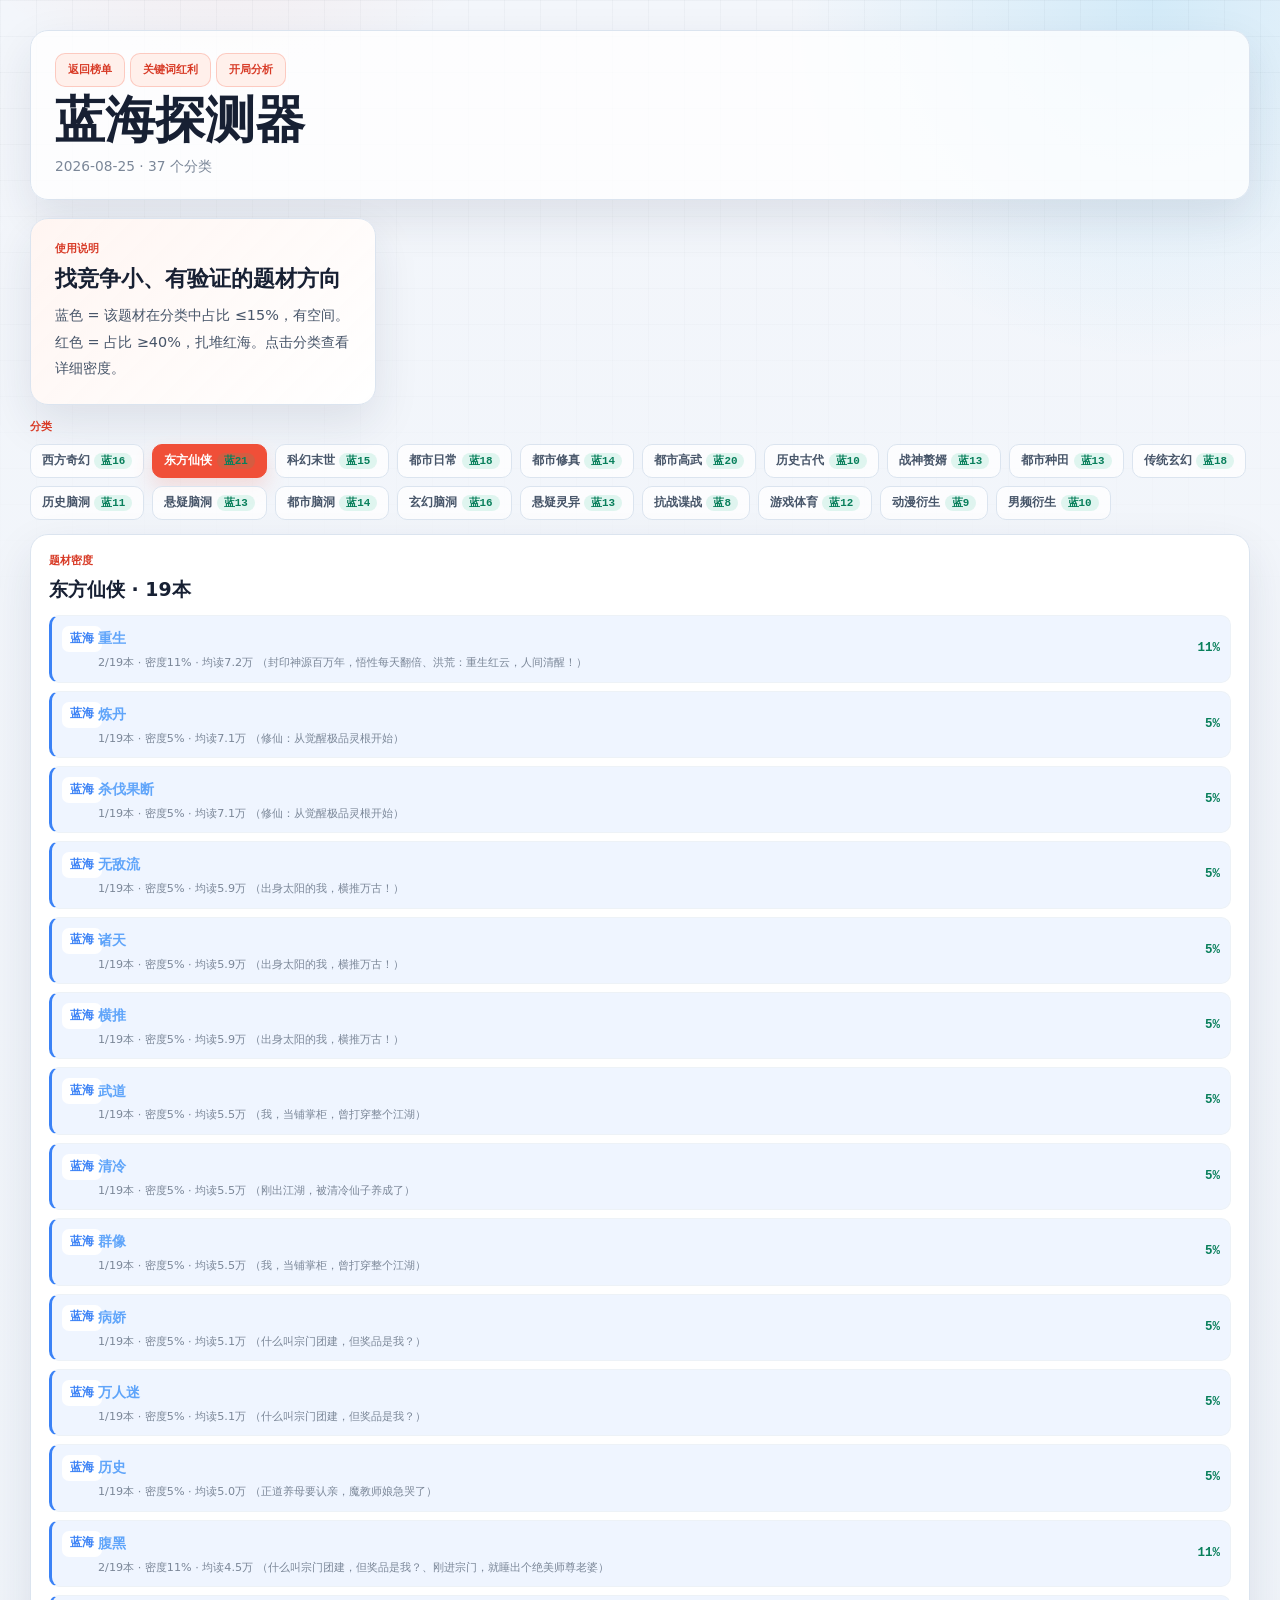
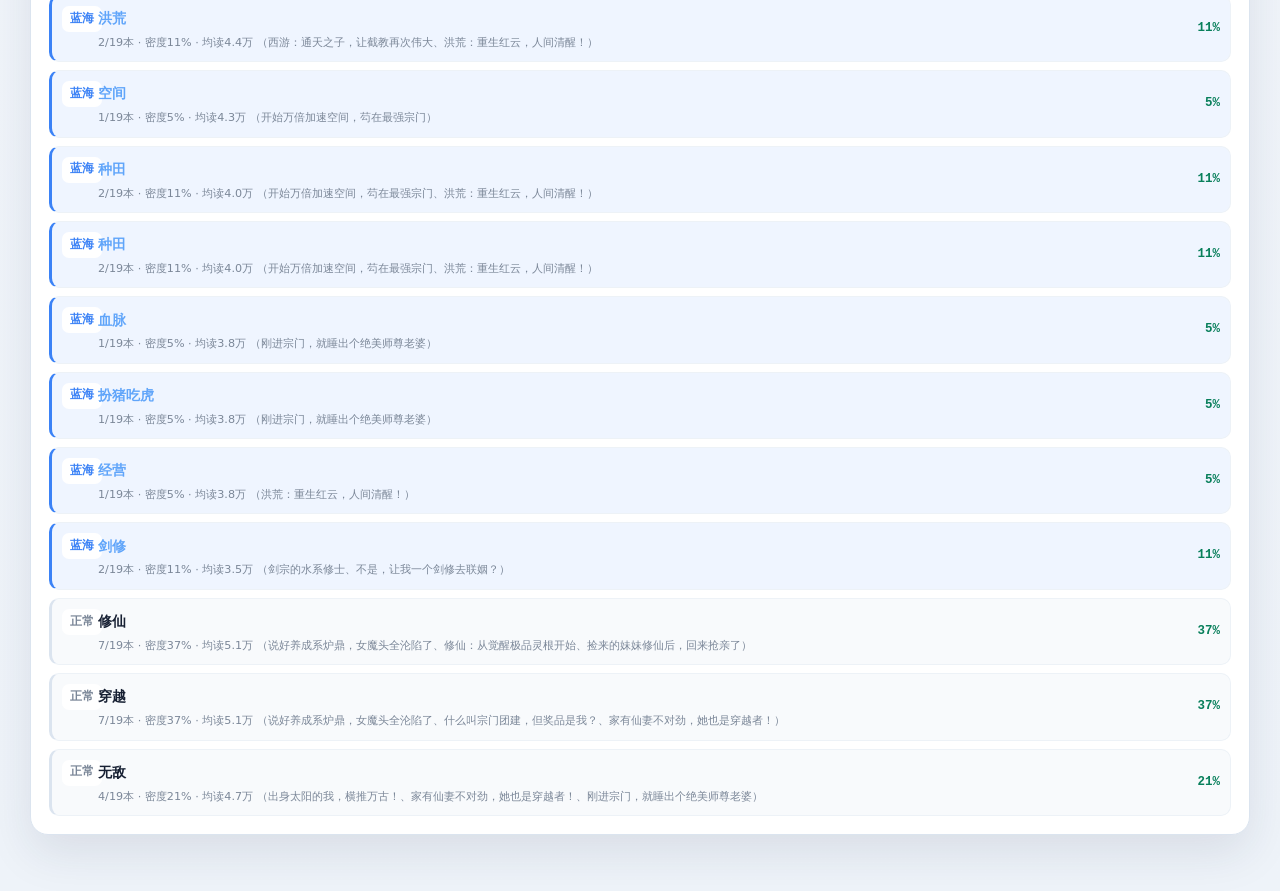
<file: blueocean.html>
<!DOCTYPE html>
<html lang="zh-CN">
<head>
    <meta charset="UTF-8">
    <meta name="viewport" content="width=device-width, initial-scale=1.0">
    <title>蓝海探测器 · 番茄新书榜</title>
    <link rel="stylesheet" href="css/style.css?v=20260825a">
    <meta name="description" content="分析各分类题材密度，发现竞争蓝海方向。">
</head>
<body class="trend-page">
    <div class="trend-shell">
        <header class="trend-topbar">
            <div>
                <a href="index.html" class="back-link">返回榜单</a>
                <a href="keyword.html" class="back-link">关键词红利</a>
                <a href="opening.html" class="back-link">开局分析</a>
                <h1>蓝海探测器</h1>
                <p id="bo-subtitle">加载中...</p>
            </div>
            <div class="trend-controls">
            </div>
        </header>

        <main>
            <section class="market-board">
                <article class="market-summary-card">
                    <span class="panel-kicker">使用说明</span>
                    <h2>找竞争小、有验证的题材方向</h2>
                    <p>蓝色 = 该题材在分类中占比 ≤15%，有空间。红色 = 占比 ≥40%，扎堆红海。点击分类查看详细密度。</p>
                </article>
            </section>

            <section class="type-filter-panel">
                <span class="panel-kicker">分类</span>
                <div id="bo-category-buttons" class="trend-category-buttons"></div>
            </section>

            <section class="trend-grid">
                <article class="trend-block trend-block-wide">
                    <span class="panel-kicker">题材密度</span>
                    <h2 id="bo-current-cat">请选择分类</h2>
                    <div id="bo-tag-list" class="compact-list"></div>
                </article>
            </section>
        </main>
    </div>
    <script src="js/blueocean.js?v=20260825a"></script>
</body>
</html>
</file>
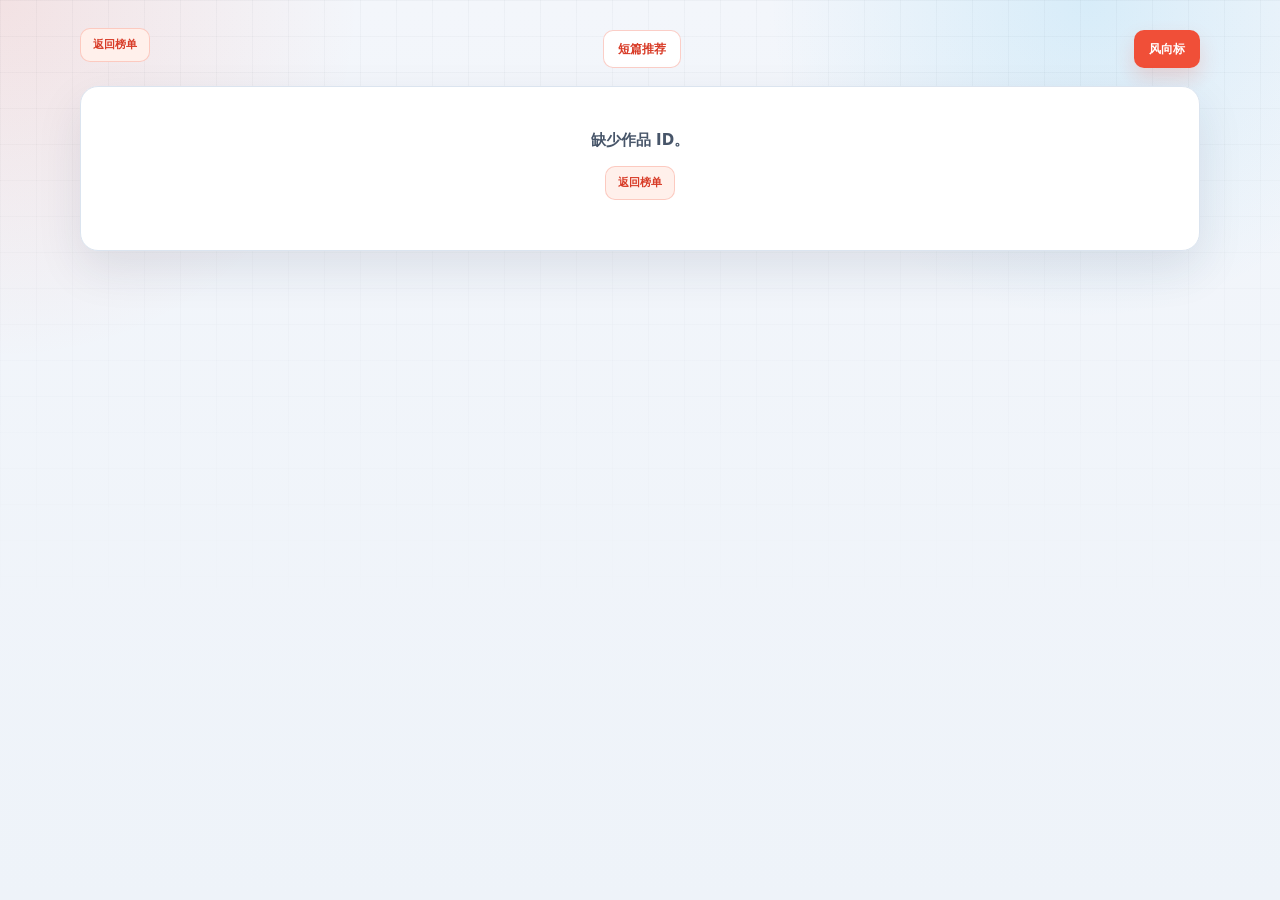
<file: book.html>
<!DOCTYPE html>
<html lang="zh-CN">
<head>
    <meta charset="UTF-8">
    <meta name="viewport" content="width=device-width, initial-scale=1.0">
    <title>作品详情 · 番茄新书榜</title>
    <link rel="stylesheet" href="css/style.css?v=20260825a">
    <meta name="description" content="番茄小说作品详情、在读趋势与历史上榜记录">
</head>
<body class="book-page">
    <main class="book-shell">
        <header class="book-topbar">
            <a href="index.html" class="back-link">返回榜单</a>
            <a href="shorts.html" class="shorts-link-btn">短篇推荐</a>
            <a href="trend.html" class="trend-link-btn">风向标</a>
        </header>

        <section id="book-detail" class="book-detail-page">
            <div class="book-loading">正在读取作品详情...</div>
        </section>
    </main>

    <script src="js/book.js?v=20260825a"></script>
</body>
</html>
</file>
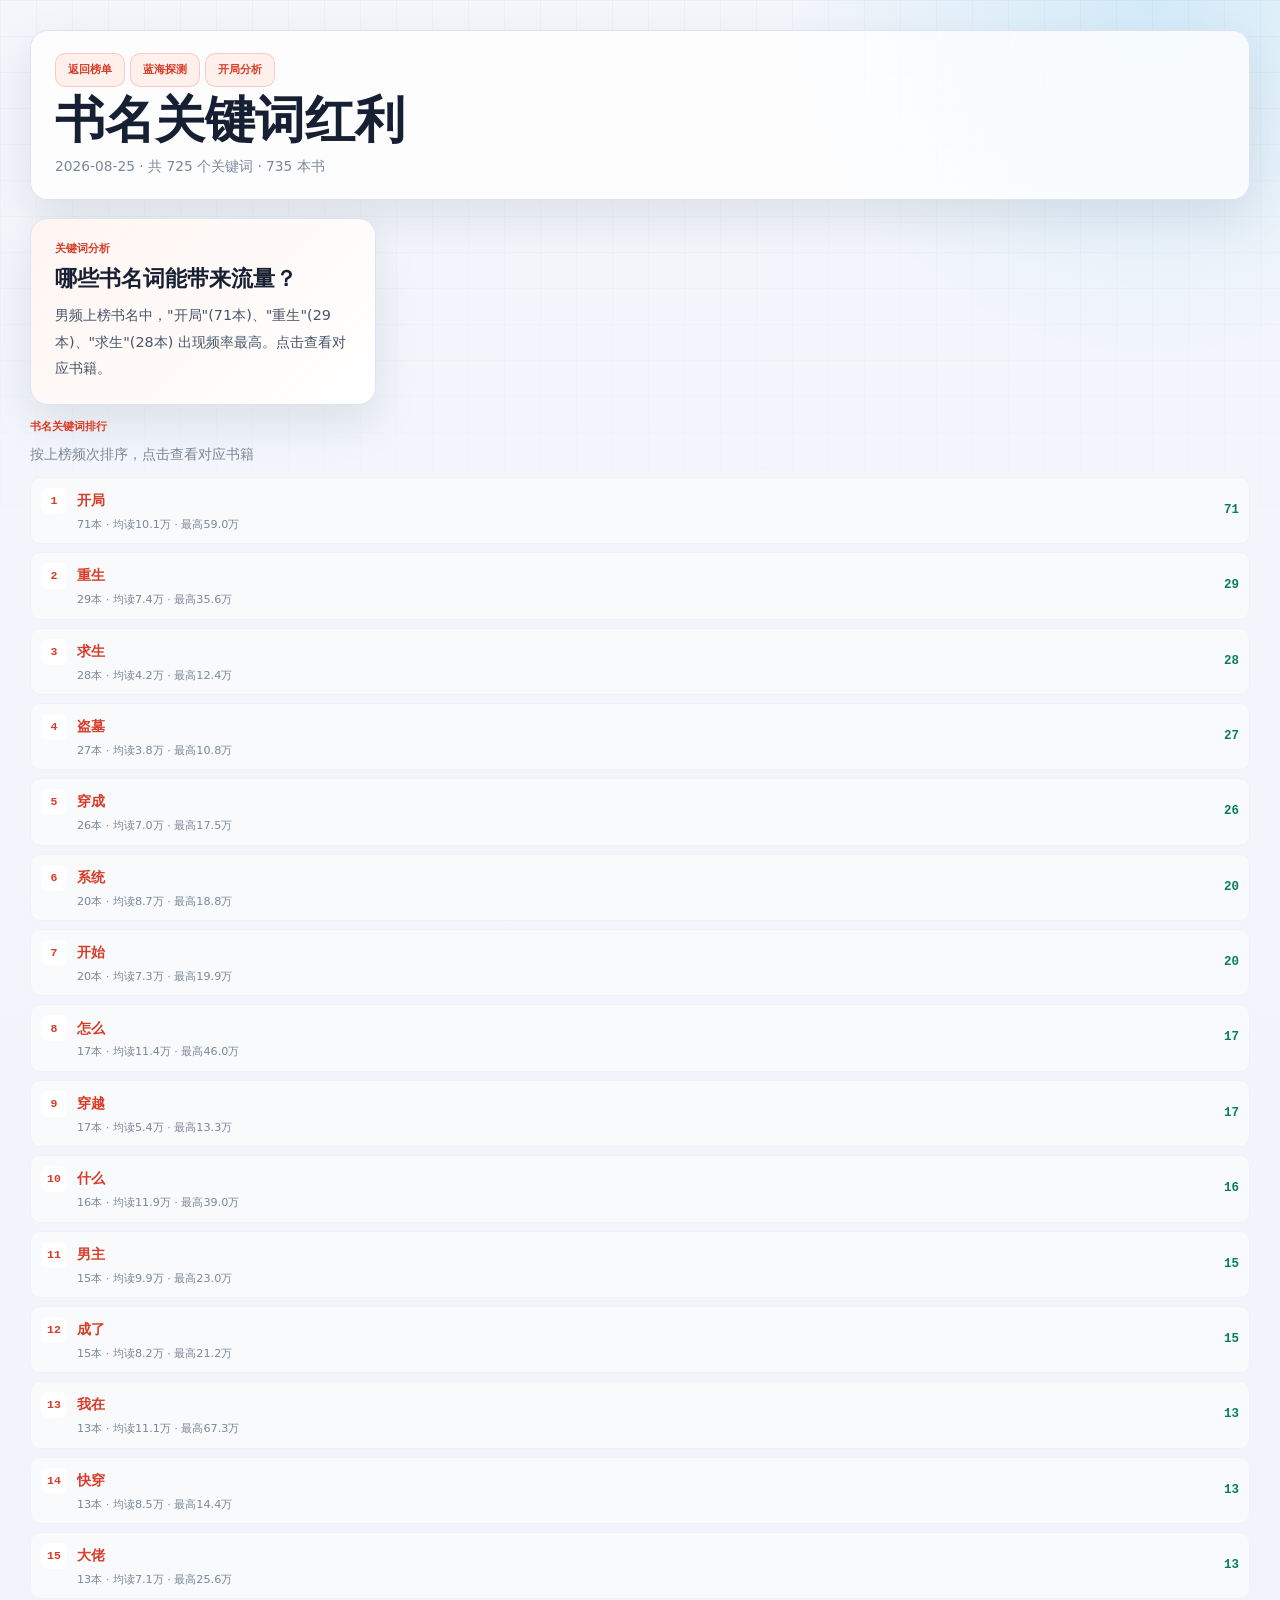
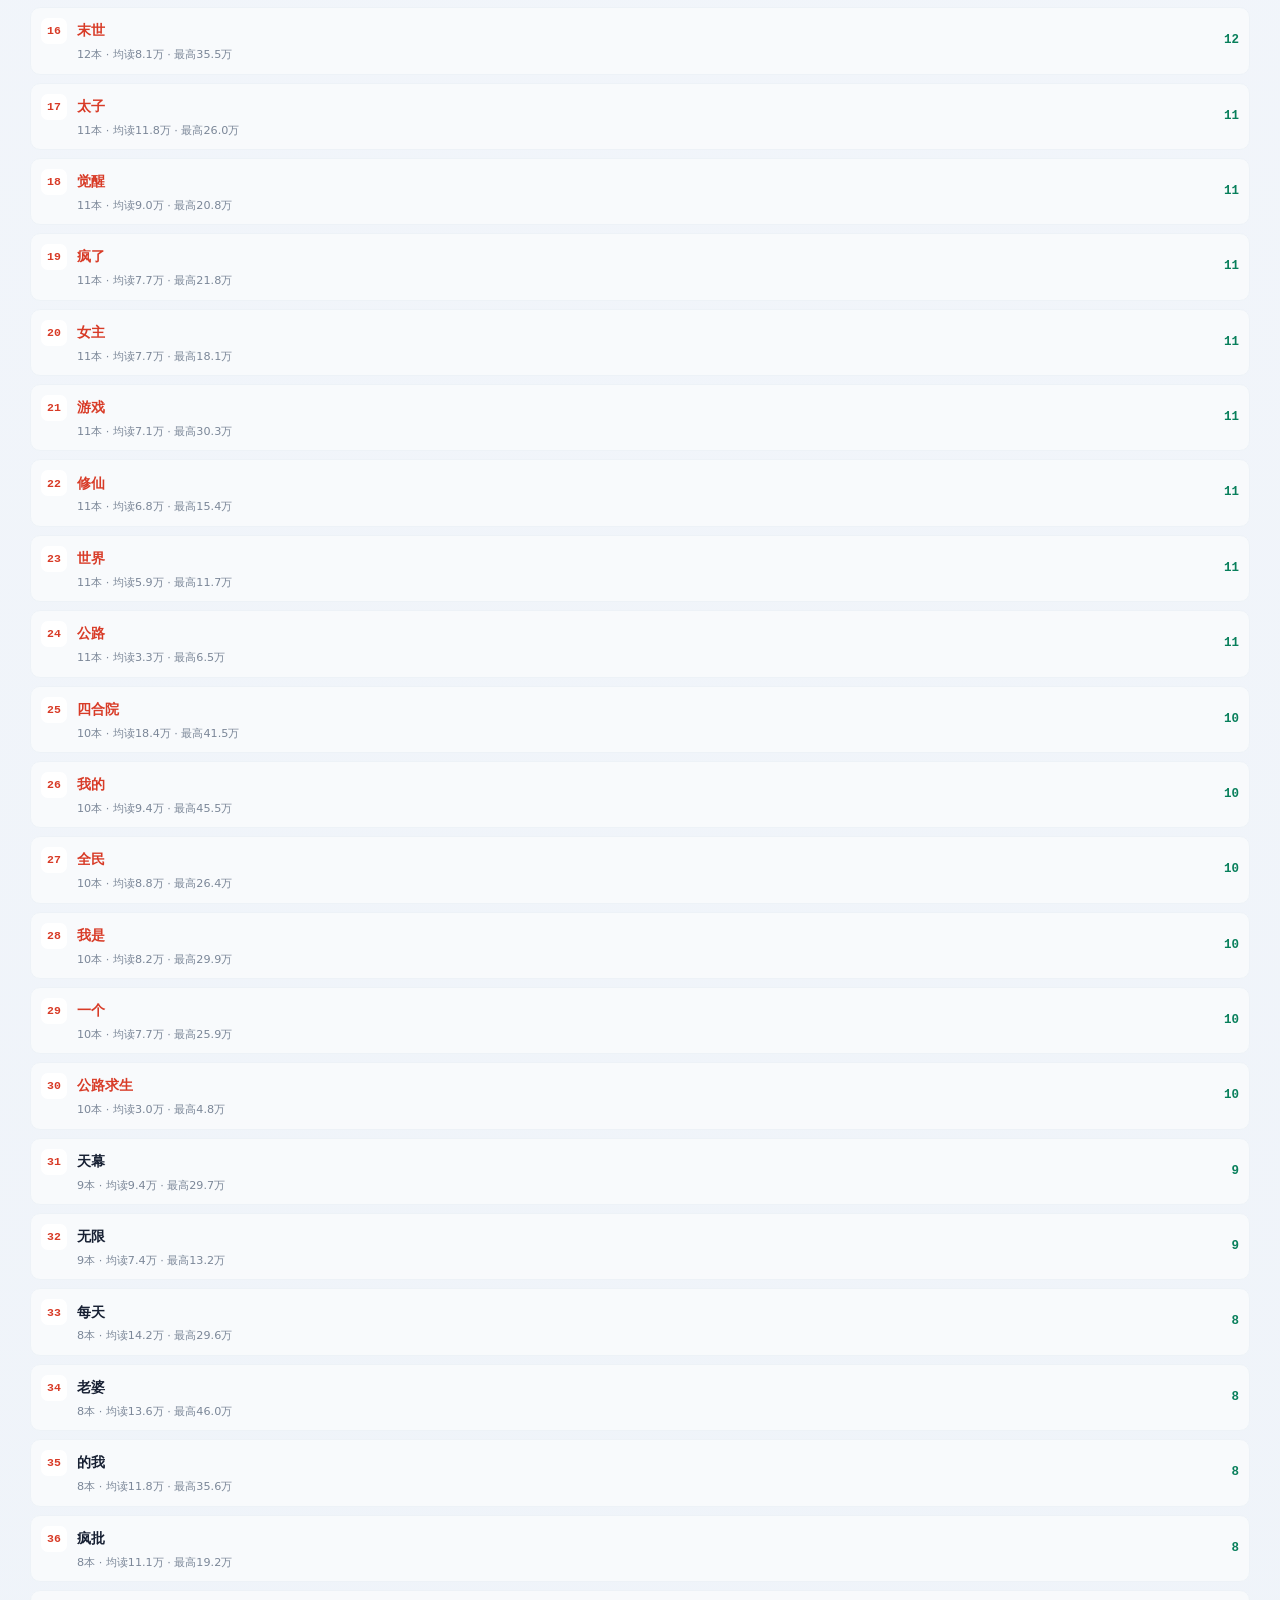
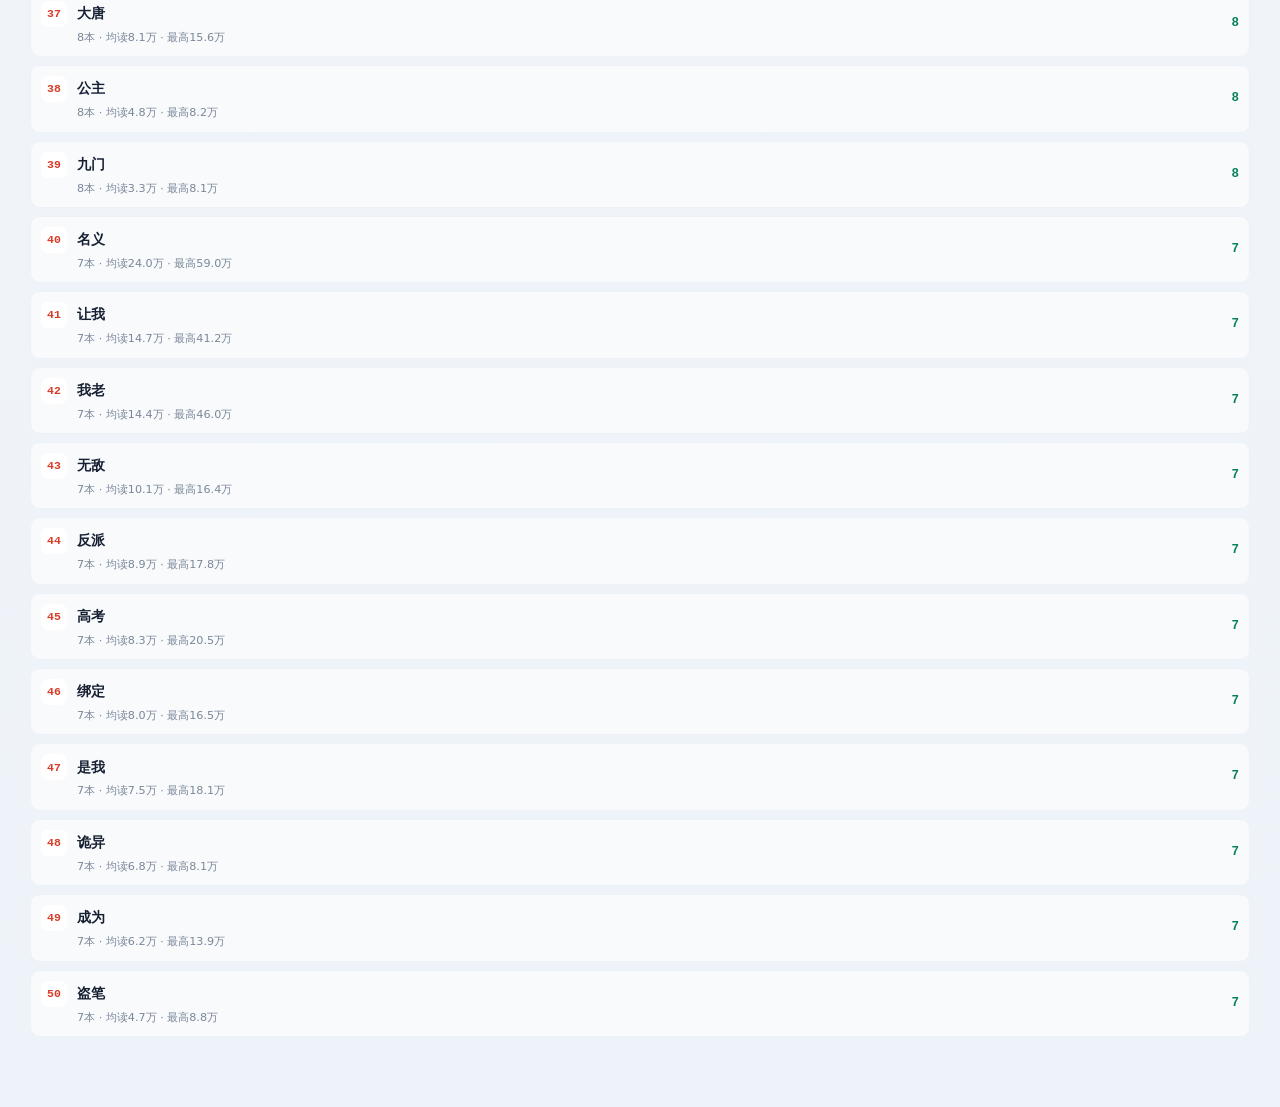
<file: keyword.html>
<!DOCTYPE html>
<html lang="zh-CN">
<head>
    <meta charset="UTF-8">
    <meta name="viewport" content="width=device-width, initial-scale=1.0">
    <title>书名关键词 · 番茄新书榜</title>
    <link rel="stylesheet" href="css/style.css?v=20260825a">
    <meta name="description" content="分析上榜书名中的高频关键词，发现搜索红利词。">
</head>
<body class="trend-page">
    <div class="trend-shell">
        <header class="trend-topbar">
            <div>
                <a href="index.html" class="back-link">返回榜单</a>
                <a href="blueocean.html" class="back-link">蓝海探测</a>
                <a href="opening.html" class="back-link">开局分析</a>
                <h1>书名关键词红利</h1>
                <p id="kw-subtitle">加载中...</p>
            </div>
            <div class="trend-controls">
            </div>
        </header>

        <main>
            <section class="market-board">
                <article class="market-summary-card">
                    <span class="panel-kicker">关键词分析</span>
                    <h2>哪些书名词能带来流量？</h2>
                    <p id="kw-summary">正在读取关键词数据。</p>
                </article>
            </section>

            <section class="type-filter-panel">
                <span class="panel-kicker">书名关键词排行</span>
                <p style="color:var(--text-muted);font-size:0.85rem;margin:0 0 12px;">按上榜频次排序，点击查看对应书籍</p>
                <div id="kw-list" class="hot-list"></div>
            </section>
        </main>
    </div>
    <script src="js/keyword.js?v=20260825a"></script>
</body>
</html>
</file>
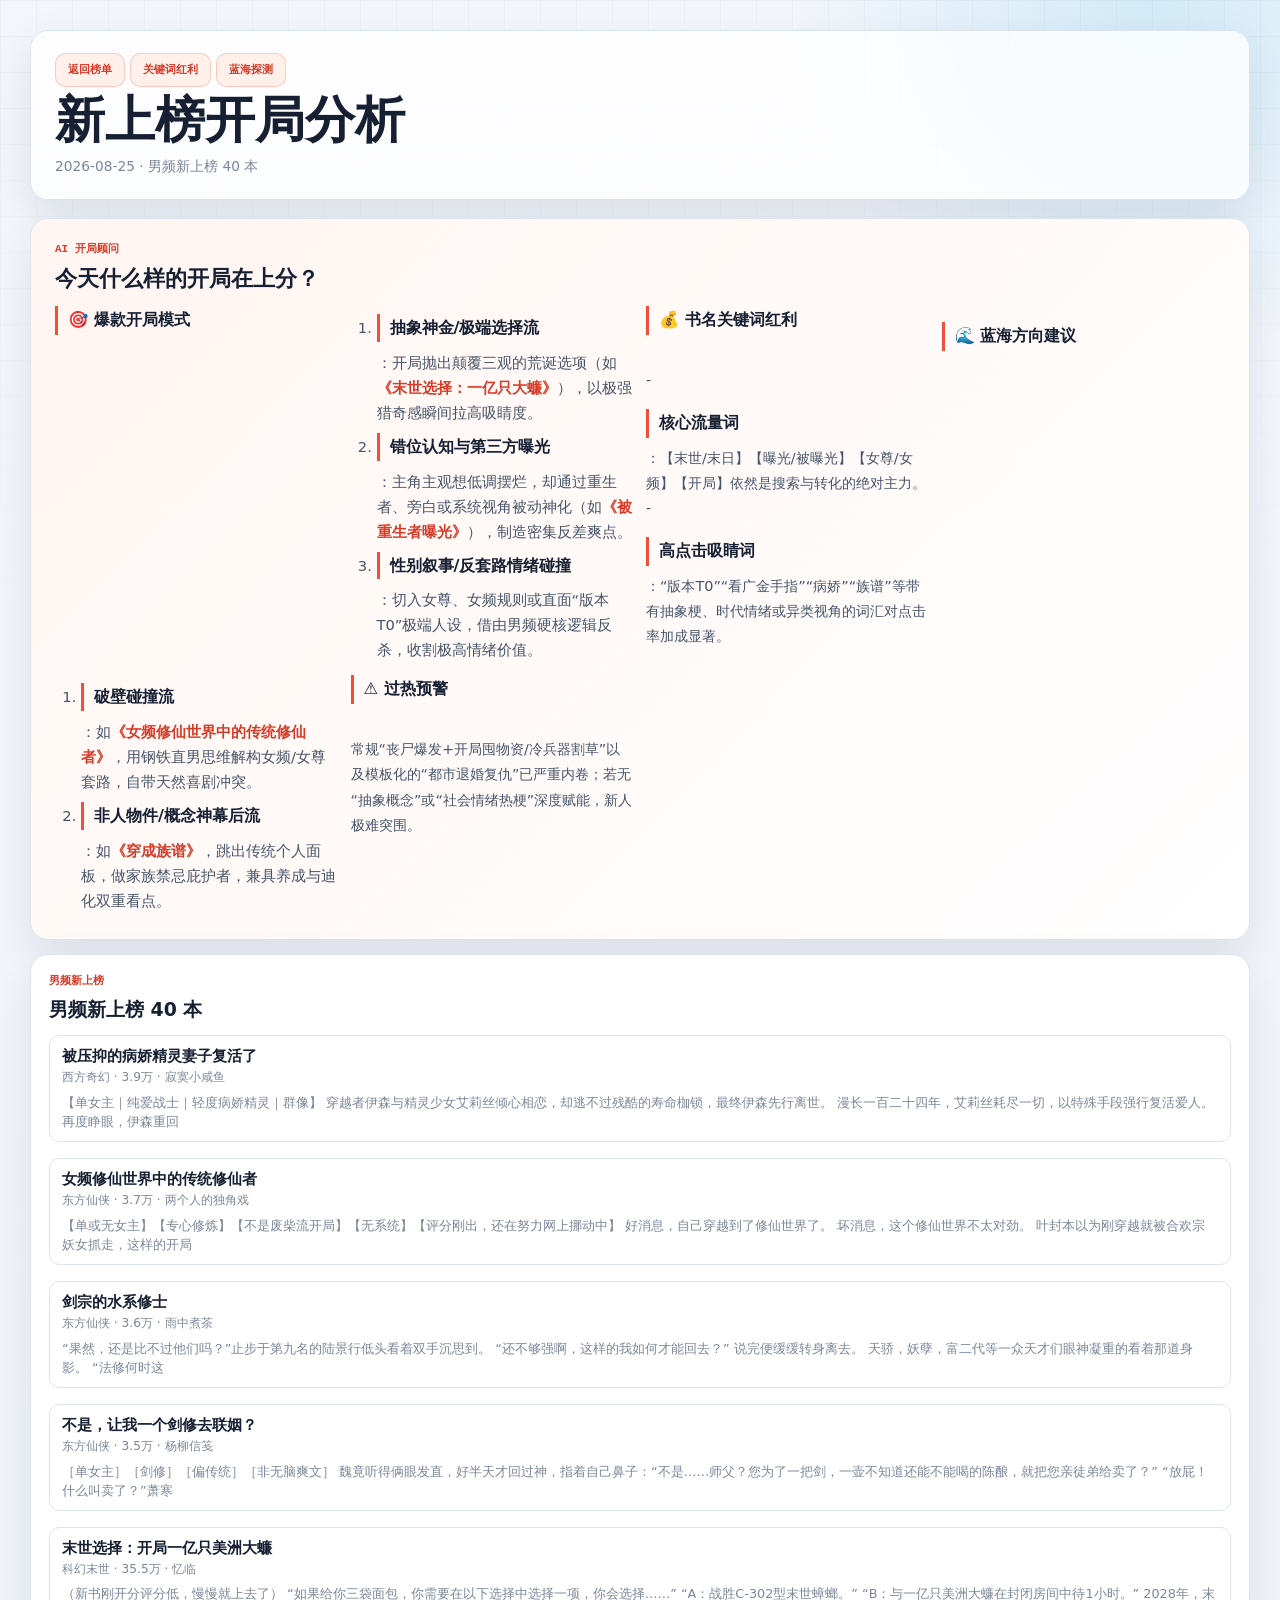
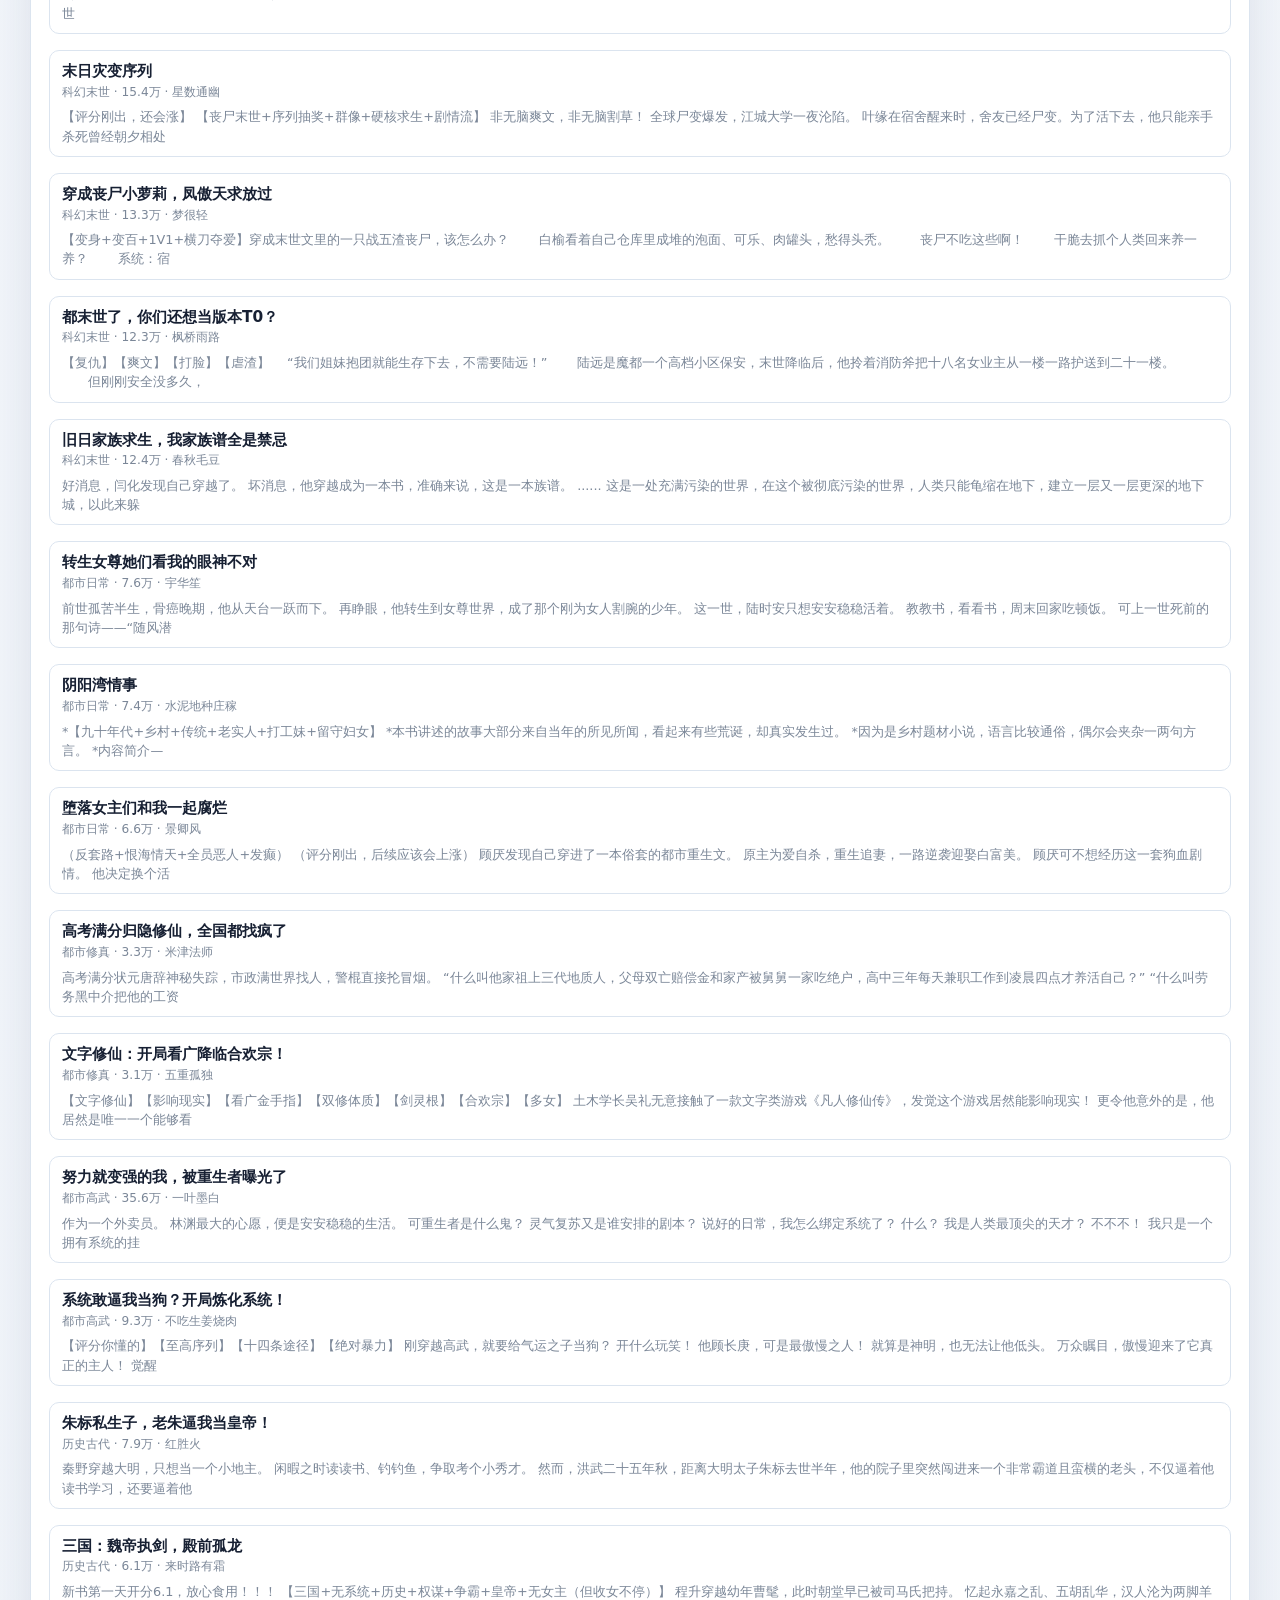
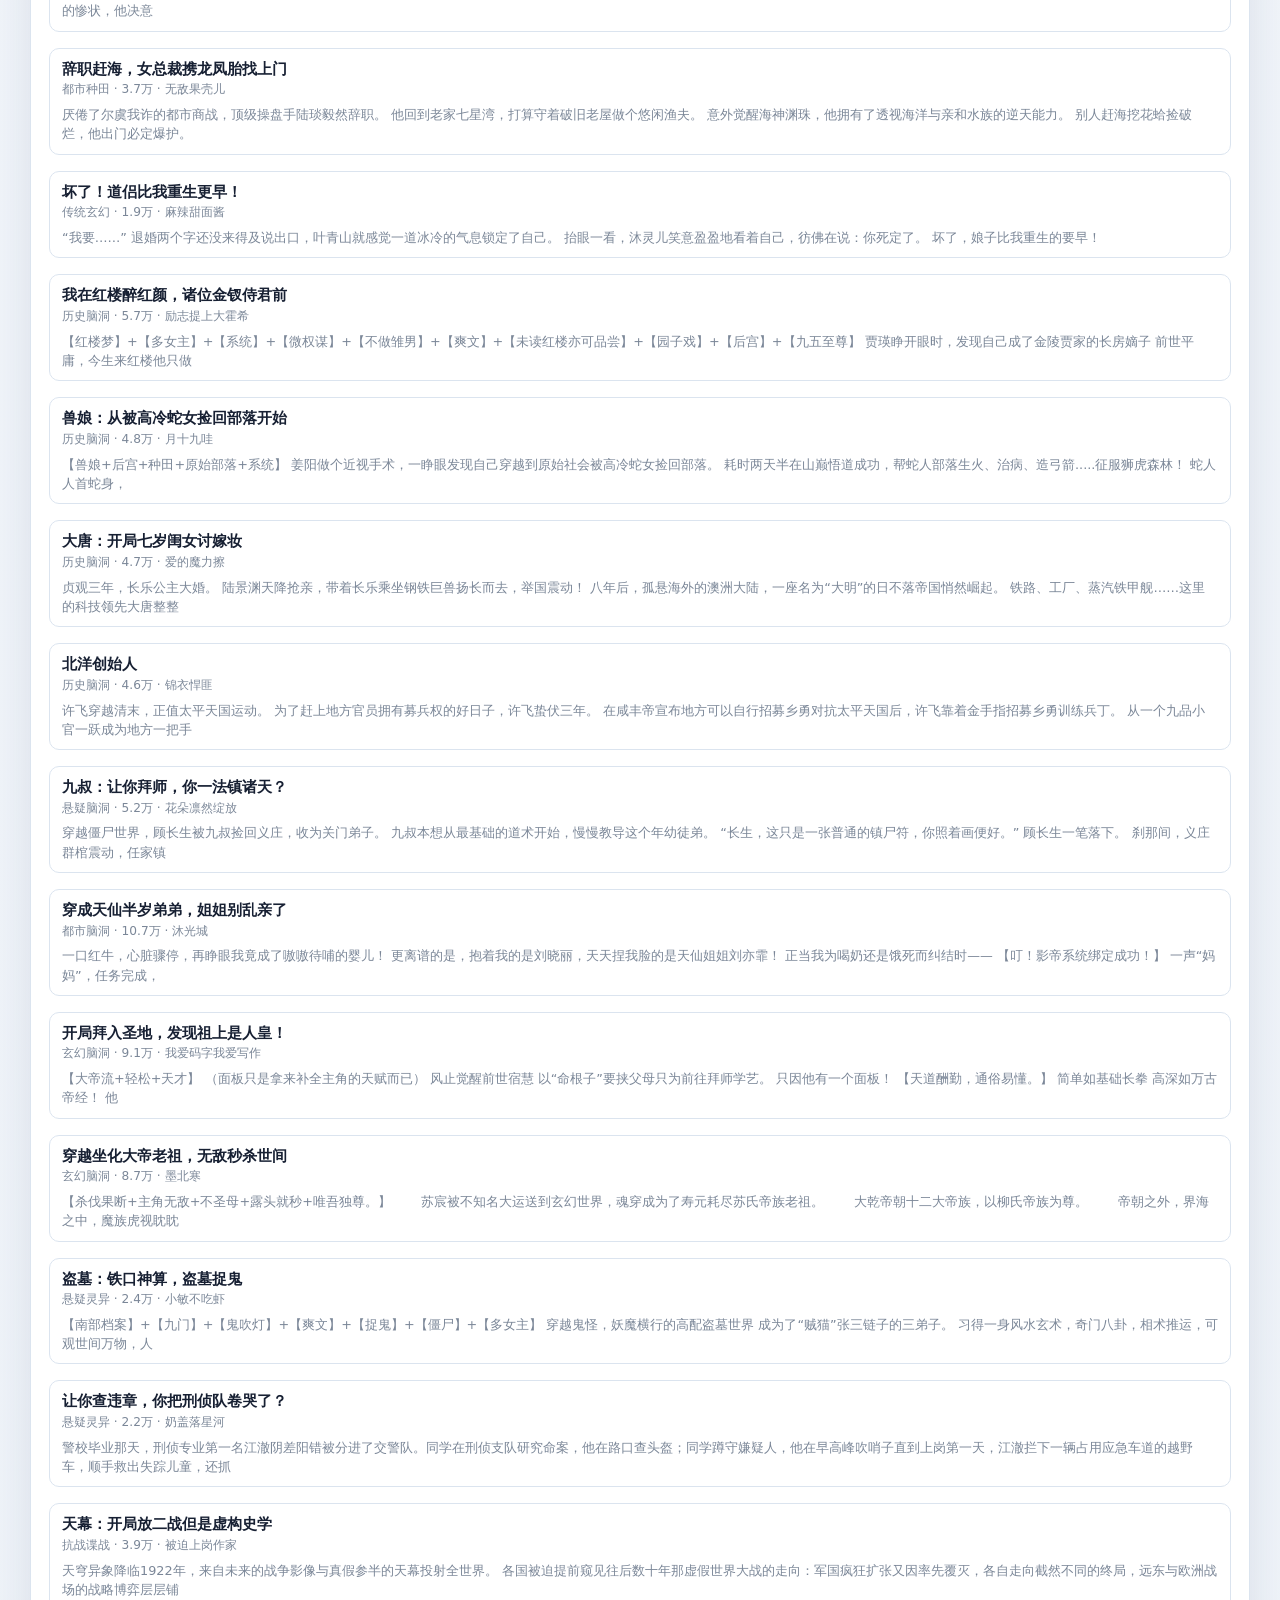
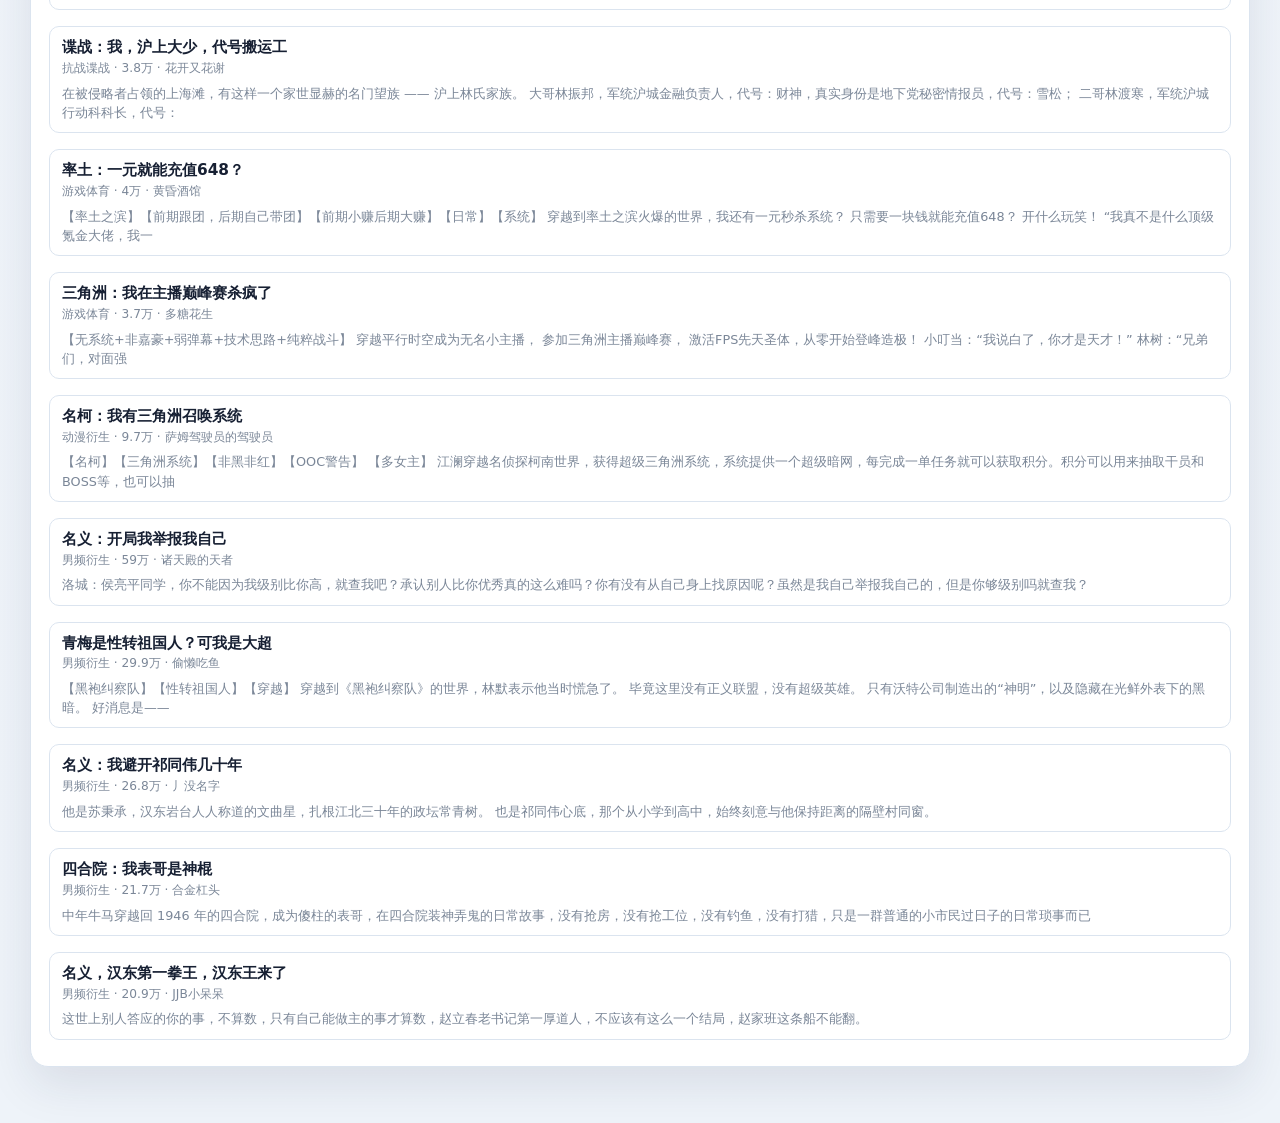
<file: opening.html>
<!DOCTYPE html>
<html lang="zh-CN">
<head>
    <meta charset="UTF-8">
    <meta name="viewport" content="width=device-width, initial-scale=1.0">
    <title>开局分析 · 番茄新书榜</title>
    <link rel="stylesheet" href="css/style.css?v=20260825a">
    <meta name="description" content="分析每日新上榜作品的开局模式、金手指和书名红利。">
</head>
<body class="trend-page">
    <div class="trend-shell">
        <header class="trend-topbar">
            <div>
                <a href="index.html" class="back-link">返回榜单</a>
                <a href="keyword.html" class="back-link">关键词红利</a>
                <a href="blueocean.html" class="back-link">蓝海探测</a>
                <h1>新上榜开局分析</h1>
                <p id="op-subtitle">加载中...</p>
            </div>
        </header>

        <main>
            <section class="market-board market-board-single">
                <article class="market-summary-card">
                    <span class="panel-kicker">AI 开局顾问</span>
                    <h2>今天什么样的开局在上分？</h2>
                    <div id="op-ai" class="summary-feed">正在分析...</div>
                </article>
            </section>

            <section class="trend-grid">
                <article class="trend-block trend-block-wide">
                    <span class="panel-kicker">男频新上榜</span>
                    <h2 id="op-male-title">男频新上榜作品</h2>
                    <div id="op-male-list" class="compact-list"></div>
                </article>
            </section>
        </main>
    </div>
    <script src="js/opening.js?v=20260825a"></script>
</body>
</html>
</file>
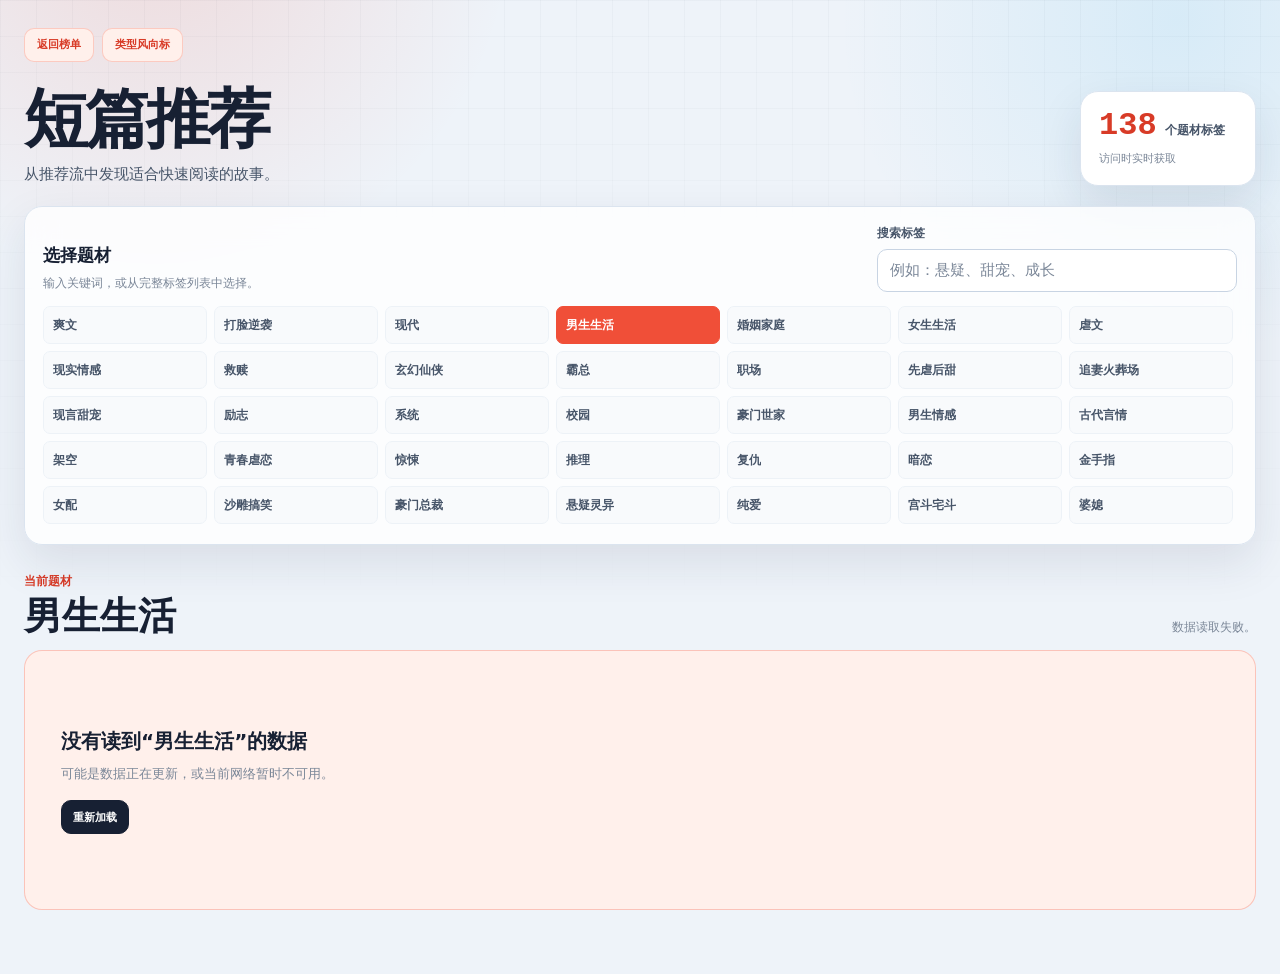
<file: shorts.html>
<!DOCTYPE html>
<html lang="zh-CN">
<head>
    <meta charset="UTF-8">
    <meta name="viewport" content="width=device-width, initial-scale=1.0">
    <title>短篇推荐 · 番茄风向标</title>
    <link rel="stylesheet" href="css/style.css?v=20260825a">
    <meta name="description" content="按题材浏览番茄小说短篇推荐，查看短篇封面、摘要、阅读时长与互动数据。">
    <meta name="shorts-api-base" content="https://fanqie-shorts-proxy.wzj-fzr.workers.dev/api/shorts">
</head>
<body class="short-page">
    <main class="short-shell">
        <header class="short-topbar">
            <div class="short-heading">
                <nav class="short-nav" aria-label="页面导航">
                    <a href="index.html" class="back-link">返回榜单</a>
                    <a href="trend.html" class="back-link">类型风向标</a>
                </nav>
                <h1>短篇推荐</h1>
                <p>从推荐流中发现适合快速阅读的故事。</p>
            </div>
            <div class="short-dataset" aria-label="数据集信息">
                <strong id="short-tag-count">99</strong>
                <span>个题材标签</span>
                <small id="short-update-time">访问时实时获取</small>
            </div>
        </header>

        <section class="short-filter-panel" aria-labelledby="short-filter-title">
            <div class="short-filter-copy">
                <div>
                    <h2 id="short-filter-title">选择题材</h2>
                    <p>输入关键词，或从完整标签列表中选择。</p>
                </div>
                <label class="short-search">
                    <span>搜索标签</span>
                    <input id="short-tag-search" type="search" placeholder="例如：悬疑、甜宠、成长" autocomplete="off">
                </label>
            </div>
            <div id="short-tag-grid" class="short-tag-grid" aria-live="polite"></div>
        </section>

        <section class="short-feed-section" aria-labelledby="short-feed-title">
            <header class="short-feed-header">
                <div>
                    <span class="short-feed-label">当前题材</span>
                    <h2 id="short-feed-title">正在加载</h2>
                </div>
                <p id="short-feed-summary">正在整理短篇推荐内容。</p>
            </header>
            <div id="short-feed" class="short-feed" aria-live="polite" aria-busy="true"></div>
        </section>
    </main>

    <script src="js/shorts.js?v=20260825a"></script>
</body>
</html>
</file>
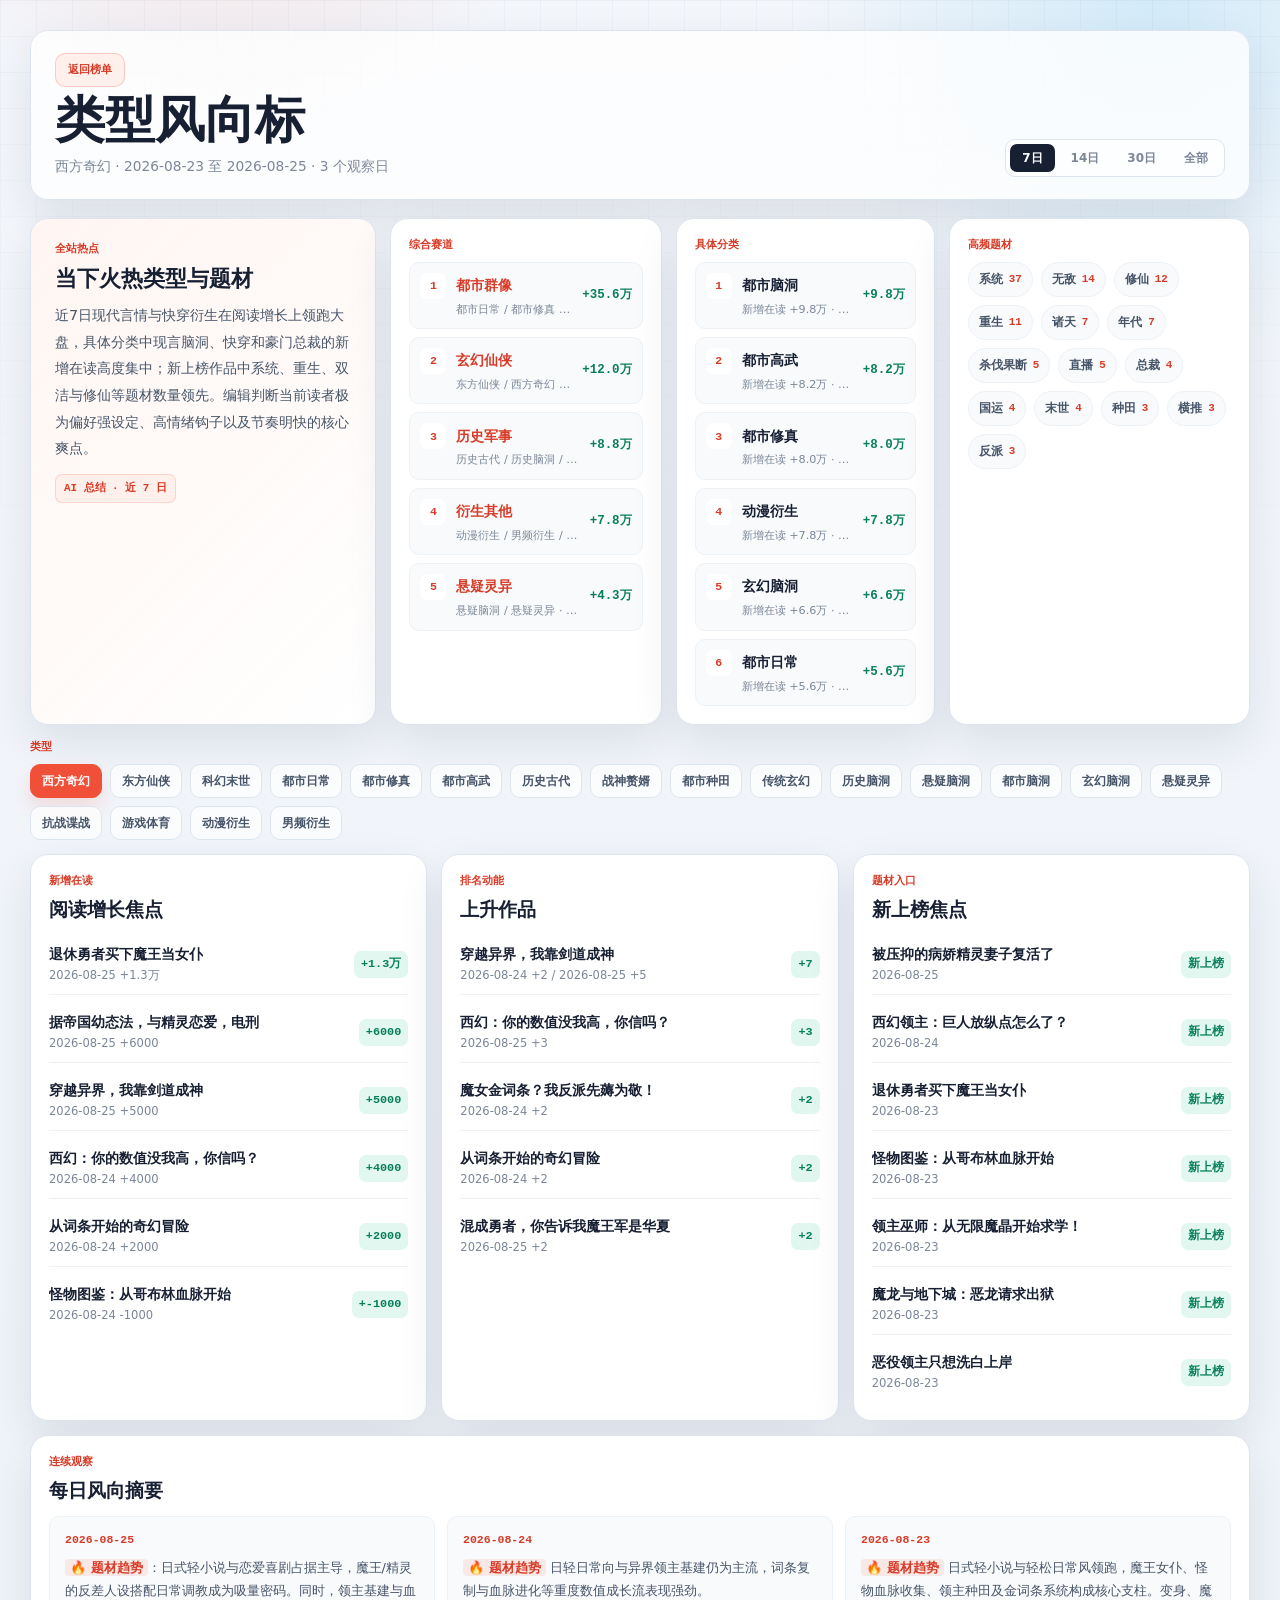
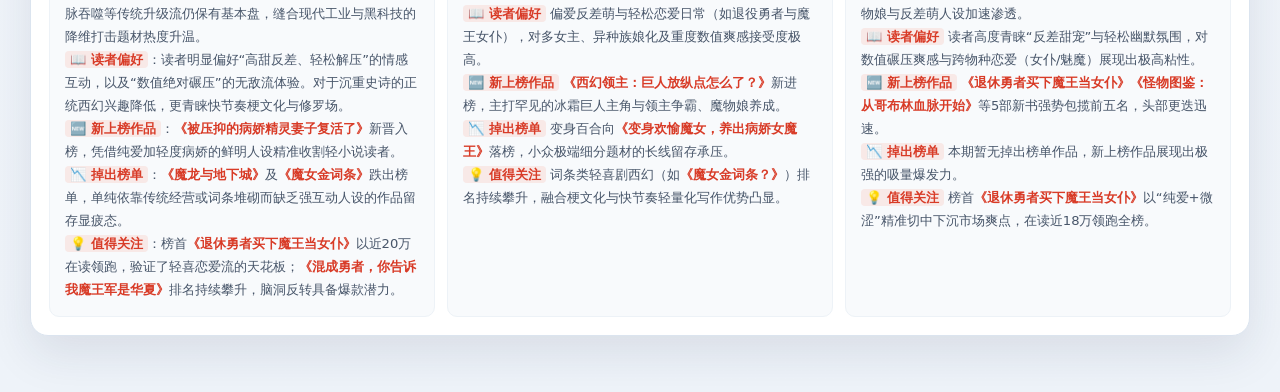
<file: trend.html>
<!DOCTYPE html>
<html lang="zh-CN">
<head>
    <meta charset="UTF-8">
    <meta name="viewport" content="width=device-width, initial-scale=1.0">
    <title>类型风向标 · 番茄新书榜趋势分析</title>
    <link rel="stylesheet" href="css/style.css?v=20260825a">
    <meta name="description" content="按类型聚合番茄小说男频+女频新书榜多日趋势，观察题材风向、上榜波动和阅读增长。">
</head>
<body class="trend-page">
    <div class="trend-shell">
        <header class="trend-topbar">
            <div>
                <a href="index.html" class="back-link">返回榜单</a>
                <h1>类型风向标</h1>
                <p id="trend-subtitle">加载中...</p>
            </div>
            <div class="trend-controls">
                <div class="trend-range" id="trend-range">
                    <button class="range-btn active" data-days="7">7日</button>
                    <button class="range-btn" data-days="14">14日</button>
                    <button class="range-btn" data-days="30">30日</button>
                    <button class="range-btn" data-days="all">全部</button>
                </div>
            </div>
        </header>

        <main>
            <section class="market-board">
                <article class="market-summary-card">
                    <span class="panel-kicker">全站热点</span>
                    <h2>当下火热类型与题材</h2>
                    <p id="market-summary">正在读取最新榜单和近期趋势。</p>
                    <small id="market-source" class="market-source">统计中</small>
                </article>
                <article class="market-card">
                    <span class="panel-kicker">综合赛道</span>
                    <div id="hot-genre-list" class="hot-list"></div>
                </article>
                <article class="market-card">
                    <span class="panel-kicker">具体分类</span>
                    <div id="hot-type-list" class="hot-list"></div>
                </article>
                <article class="market-card">
                    <span class="panel-kicker">高频题材</span>
                    <div id="hot-theme-list" class="theme-cloud"></div>
                </article>
            </section>

            <section class="type-filter-panel">
                <span class="panel-kicker">类型</span>
                <div id="trend-category-buttons" class="trend-category-buttons"></div>
            </section>

            <section class="trend-grid">
                <article class="trend-block">
                    <span class="panel-kicker">新增在读</span>
                    <h2>阅读增长焦点</h2>
                    <div id="reads-list" class="compact-list"></div>
                </article>

                <article class="trend-block">
                    <span class="panel-kicker">排名动能</span>
                    <h2>上升作品</h2>
                    <div id="risers-list" class="compact-list"></div>
                </article>

                <article class="trend-block">
                    <span class="panel-kicker">题材入口</span>
                    <h2>新上榜焦点</h2>
                    <div id="new-books-list" class="compact-list"></div>
                </article>

                <article class="trend-block trend-block-wide">
                    <span class="panel-kicker">连续观察</span>
                    <h2>每日风向摘要</h2>
                    <div id="summary-feed" class="summary-feed"></div>
                </article>
            </section>
        </main>
    </div>

    <script src="js/trend.js?v=20260825a"></script>
</body>
</html>
</file>
<file: css/style.css>
/* ============================================================
   Fanqie Rank Tracker - Tomato Signal Dashboard
   Based on Open Design "dashboard": compact cards, cool surfaces,
   status-first information design. Adapted with Fanqie tomato red
   and readable Chinese data typography.
   ============================================================ */

:root {
    --bg: #f3f6fb;
    --bg-strong: #e8eef7;
    --surface: #ffffff;
    --surface-soft: #f8fafc;
    --surface-tint: #fff4f0;
    --surface-cool: #eef6ff;
    --panel: rgba(255, 255, 255, 0.86);
    --panel-solid: #ffffff;
    --border: #dbe4ef;
    --border-soft: #edf2f7;
    --border-strong: #c8d4e3;

    --text-primary: #172033;
    --text-secondary: #475569;
    --text-muted: #7b8798;
    --text-faint: #a8b3c3;

    --accent: #f04f38;
    --accent-strong: #d83b27;
    --accent-soft: rgba(240, 79, 56, 0.1);
    --accent-wash: #fff0eb;
    --accent-on: #ffffff;

    --info: #0ea5e9;
    --info-soft: rgba(14, 165, 233, 0.1);
    --green: #10b981;
    --green-soft: rgba(16, 185, 129, 0.12);
    --red: #ef4444;
    --red-soft: rgba(239, 68, 68, 0.1);
    --amber: #f59e0b;
    --amber-soft: rgba(245, 158, 11, 0.13);
    --purple: #7c3aed;

    --shadow-card: 0 18px 46px rgba(25, 39, 64, 0.1);
    --shadow-hover: 0 22px 54px rgba(25, 39, 64, 0.16);
    --ring: 0 0 0 4px rgba(240, 79, 56, 0.14);

    --radius-xl: 18px;
    --radius-lg: 14px;
    --radius-md: 10px;
    --radius-sm: 7px;
    --radius-pill: 999px;

    --sidebar-w: 282px;
    --font-display: Inter, "PingFang SC", "Microsoft YaHei", system-ui, sans-serif;
    --font-body: Inter, "PingFang SC", "Microsoft YaHei", system-ui, sans-serif;
    --font-mono: "IBM Plex Mono", "SFMono-Regular", Consolas, ui-monospace, monospace;
}

* {
    box-sizing: border-box;
    margin: 0;
    padding: 0;
}

html {
    color-scheme: light;
}

body {
    min-height: 100vh;
    background:
        radial-gradient(circle at top left, rgba(240, 79, 56, 0.12), transparent 360px),
        radial-gradient(circle at 85% 0, rgba(14, 165, 233, 0.12), transparent 320px),
        linear-gradient(180deg, var(--bg) 0%, #eef3f9 100%);
    color: var(--text-primary);
    font-family: var(--font-body);
    font-size: 15px;
    line-height: 1.55;
    overflow-x: hidden;
    -webkit-font-smoothing: antialiased;
    text-rendering: optimizeLegibility;
}

body::before {
    content: "";
    position: fixed;
    inset: 0;
    pointer-events: none;
    background-image:
        linear-gradient(rgba(23, 32, 51, 0.035) 1px, transparent 1px),
        linear-gradient(90deg, rgba(23, 32, 51, 0.035) 1px, transparent 1px);
    background-size: 36px 36px;
    mask-image: linear-gradient(180deg, rgba(0, 0, 0, 0.85), transparent 70%);
    z-index: -1;
}

button,
select,
input {
    font: inherit;
}

button,
a,
select {
    -webkit-tap-highlight-color: transparent;
}

button:focus-visible,
a:focus-visible,
select:focus-visible,
input:focus-visible {
    outline: none;
    box-shadow: var(--ring);
}

::selection {
    background: rgba(240, 79, 56, 0.2);
    color: var(--text-primary);
}

::-webkit-scrollbar {
    width: 10px;
    height: 10px;
}

::-webkit-scrollbar-track {
    background: transparent;
}

::-webkit-scrollbar-thumb {
    background: #cbd6e4;
    border: 3px solid transparent;
    border-radius: var(--radius-pill);
    background-clip: content-box;
}

::-webkit-scrollbar-thumb:hover {
    background: #aebbd0;
    border: 3px solid transparent;
    background-clip: content-box;
}

.app-container {
    display: flex;
    min-height: 100vh;
}

/* ===== Sidebar ===== */
.sidebar {
    width: var(--sidebar-w);
    flex-shrink: 0;
    position: sticky;
    top: 0;
    z-index: 100;
    height: 100vh;
    padding: 24px 14px;
    overflow-y: auto;
    background: rgba(255, 255, 255, 0.78);
    border-right: 1px solid var(--border);
    backdrop-filter: blur(18px);
    -webkit-backdrop-filter: blur(18px);
    transition: transform 0.22s cubic-bezier(0.2, 0, 0, 1);
}

.sidebar-header {
    margin-bottom: 22px;
    padding: 14px 12px 18px;
    border-bottom: 1px solid var(--border-soft);
}

.sidebar-header h1 {
    position: relative;
    padding-left: 18px;
    color: var(--text-primary);
    font-family: var(--font-display);
    font-size: 1.2rem;
    font-weight: 760;
    line-height: 1.2;
}

.sidebar-header h1::before {
    content: "";
    position: absolute;
    left: 0;
    top: 0.18em;
    width: 8px;
    height: 1.05em;
    border-radius: var(--radius-pill);
    background: linear-gradient(180deg, var(--accent), var(--info));
}

.sidebar-subtitle {
    margin-top: 7px;
    color: var(--text-secondary);
    font-size: 0.78rem;
    font-weight: 650;
}

.update-date {
    display: inline-flex;
    margin-top: 10px;
    padding: 5px 8px;
    border: 1px solid var(--border);
    border-radius: var(--radius-sm);
    background: var(--surface-soft);
    color: var(--text-muted);
    font-family: var(--font-mono);
    font-size: 0.68rem;
    font-weight: 650;
}

/* ========== Channel Switcher ========== */
.channel-switcher {
    display: flex;
    gap: 0;
    margin-bottom: 12px;
    padding: 3px;
    background: var(--surface-soft);
    border: 1px solid var(--border);
    border-radius: var(--radius-md);
}

.channel-switcher.channel-switcher-inline {
    margin-bottom: 0;
    flex-shrink: 0;
}

.channel-btn {
    flex: 1;
    padding: 6px 12px;
    border: none;
    background: transparent;
    color: var(--text-secondary);
    font-size: 0.8rem;
    font-weight: 600;
    cursor: pointer;
    border-radius: calc(var(--radius-md) - 2px);
    transition: background-color 0.18s ease, color 0.18s ease;
    white-space: nowrap;
}

.channel-btn:hover {
    color: var(--text-primary);
    background: var(--surface);
}

.channel-btn.active {
    background: var(--accent);
    color: #fff;
    box-shadow: 0 1px 4px rgba(0,0,0,0.25);
}

.channel-switcher-inline .channel-btn {
    flex: 0 0 auto;
    padding: 5px 10px;
}

/* ========== Channel Headers in sidebar ========== */
.category-nav li.channel-header {
    min-height: auto;
    padding: 14px 10px 4px;
    font-size: 0.68rem;
    font-weight: 700;
    text-transform: uppercase;
    letter-spacing: 0.08em;
    color: var(--text-muted);
    cursor: default;
    border: none;
    background: transparent;
}

.category-nav li.channel-header:hover {
    background: transparent;
    color: var(--text-muted);
}

.category-nav ul {
    list-style: none;
}

.category-nav li {
    min-height: 38px;
    margin-bottom: 4px;
    padding: 9px 10px;
    border: 1px solid transparent;
    border-radius: var(--radius-md);
    color: var(--text-secondary);
    cursor: pointer;
    display: flex;
    align-items: center;
    justify-content: space-between;
    gap: 8px;
    font-size: 0.88rem;
    font-weight: 620;
    transition:
        background-color 0.18s ease,
        border-color 0.18s ease,
        color 0.18s ease,
        transform 0.18s ease;
}

.category-nav li:hover {
    background: var(--surface-soft);
    border-color: var(--border);
    color: var(--text-primary);
    transform: translateX(2px);
}

.category-nav li.active {
    background: var(--accent-wash);
    border-color: rgba(240, 79, 56, 0.22);
    color: var(--accent-strong);
}

.cat-badge {
    min-width: 28px;
    padding: 2px 7px;
    border-radius: var(--radius-pill);
    font-family: var(--font-mono);
    font-size: 0.68rem;
    font-weight: 760;
    text-align: center;
}

.cat-badge.new {
    background: var(--green-soft);
    color: #087f5b;
}

/* ===== Main Layout ===== */
.main-content {
    flex: 1;
    min-width: 0;
    padding: 28px 34px 48px;
}

.main-header {
    display: flex;
    align-items: flex-start;
    justify-content: space-between;
    gap: 20px;
    margin-bottom: 20px;
}

.header-left {
    flex-shrink: 0;
    min-width: 0;
}

.main-header h2 {
    color: var(--text-primary);
    font-family: var(--font-display);
    font-size: clamp(1.65rem, 2.4vw, 2.35rem);
    font-weight: 780;
    line-height: 1.08;
    letter-spacing: 0;
}

.main-header h2::after {
    content: "排名追踪 / 趋势信号";
    display: block;
    margin-top: 8px;
    color: var(--text-muted);
    font-family: var(--font-body);
    font-size: 0.78rem;
    font-weight: 650;
}

.ranking-basis-tag {
    display: inline-flex;
    margin-top: 10px;
    padding: 5px 8px;
    border: 1px solid rgba(240, 79, 56, 0.2);
    border-radius: var(--radius-sm);
    background: var(--accent-wash);
    color: var(--accent-strong);
    font-size: 0.7rem;
    font-weight: 720;
}

.header-right {
    display: flex;
    align-items: center;
    justify-content: flex-end;
    flex-wrap: wrap;
    gap: 10px;
}

.github-link-btn,
.shorts-link-btn,
.trend-link-btn,
.preset-btn,
.date-picker-btn,
.date-nav-btn,
.mobile-menu-btn,
.range-btn,
.category-chip,
.back-link,
.source-link-btn,
.hot-type-row,
.book-copy-btn,
.book-copy-url-btn {
    transition:
        background-color 0.18s ease,
        border-color 0.18s ease,
        color 0.18s ease,
        box-shadow 0.18s ease,
        transform 0.18s ease;
}

.github-link-btn {
    min-height: 36px;
    padding: 8px 12px;
    border: 1px solid var(--border);
    border-radius: var(--radius-md);
    background: var(--surface);
    color: var(--text-primary);
    display: inline-flex;
    align-items: center;
    justify-content: center;
    gap: 7px;
    font-size: 0.78rem;
    font-weight: 760;
    text-decoration: none;
    white-space: nowrap;
}

.github-link-btn svg {
    width: 16px;
    height: 16px;
    fill: currentColor;
    flex: 0 0 auto;
}

.github-link-btn:hover {
    border-color: var(--text-primary);
    background: var(--text-primary);
    color: #ffffff;
    transform: translateY(-1px);
}

.shorts-link-btn {
    min-height: 36px;
    padding: 8px 14px;
    border: 1px solid rgba(240, 79, 56, 0.28);
    border-radius: var(--radius-md);
    background: var(--surface);
    color: var(--accent-strong);
    display: inline-flex;
    align-items: center;
    justify-content: center;
    font-size: 0.78rem;
    font-weight: 760;
    text-decoration: none;
    white-space: nowrap;
}

.shorts-link-btn:hover {
    border-color: var(--accent);
    background: var(--accent-wash);
    transform: translateY(-1px);
}

.trend-link-btn {
    min-height: 36px;
    padding: 8px 14px;
    border: 1px solid rgba(240, 79, 56, 0.24);
    border-radius: var(--radius-md);
    background: var(--accent);
    color: var(--accent-on);
    display: inline-flex;
    align-items: center;
    justify-content: center;
    font-size: 0.78rem;
    font-weight: 760;
    text-decoration: none;
    white-space: nowrap;
    box-shadow: 0 10px 20px rgba(240, 79, 56, 0.18);
}

.trend-link-btn:hover {
    background: var(--accent-strong);
    transform: translateY(-1px);
}

.date-presets,
.trend-range {
    display: inline-flex;
    gap: 4px;
    padding: 4px;
    border: 1px solid var(--border);
    border-radius: var(--radius-md);
    background: rgba(255, 255, 255, 0.7);
}

.preset-btn,
.range-btn {
    height: 28px;
    padding: 0 12px;
    border: 0;
    border-radius: var(--radius-sm);
    background: transparent;
    color: var(--text-muted);
    cursor: pointer;
    font-size: 0.75rem;
    font-weight: 720;
    white-space: nowrap;
}

.preset-btn:hover,
.range-btn:hover {
    background: var(--surface-soft);
    color: var(--text-primary);
}

.preset-btn.active,
.range-btn.active {
    background: var(--text-primary);
    color: #ffffff;
}

.date-picker-wrap {
    display: inline-flex;
    align-items: center;
    gap: 5px;
    position: relative;
}

.date-picker-btn {
    min-height: 36px;
    padding: 8px 12px;
    border: 1px solid var(--border);
    border-radius: var(--radius-md);
    background: var(--surface);
    color: var(--text-secondary);
    cursor: pointer;
    display: inline-flex;
    align-items: center;
    gap: 7px;
    font-family: var(--font-mono);
    font-size: 0.76rem;
    font-weight: 650;
    white-space: nowrap;
}

.date-picker-btn:hover {
    border-color: rgba(240, 79, 56, 0.28);
    color: var(--accent-strong);
}

.date-picker-btn .date-icon {
    color: var(--accent);
    font-size: 0.76rem;
}

.date-nav-btn {
    width: 34px;
    height: 34px;
    border: 1px solid var(--border);
    border-radius: var(--radius-md);
    background: var(--surface);
    color: var(--text-muted);
    cursor: pointer;
    display: inline-flex;
    align-items: center;
    justify-content: center;
    font-size: 0.68rem;
}

.date-nav-btn:hover:not(:disabled) {
    border-color: var(--accent);
    color: var(--accent-strong);
    transform: translateY(-1px);
}

.date-nav-btn:disabled {
    opacity: 0.42;
    cursor: not-allowed;
}

.date-picker-btn.is-historical {
    background: var(--accent-wash);
    border-color: rgba(240, 79, 56, 0.28);
    color: var(--accent-strong);
}

.date-input-hidden {
    position: absolute;
    top: 100%;
    right: 0;
    width: 0;
    height: 0;
    border: 0;
    opacity: 0;
    pointer-events: none;
}

.mobile-menu-btn {
    display: none;
    width: 38px;
    height: 38px;
    border: 1px solid var(--border);
    border-radius: var(--radius-md);
    background: var(--surface);
    color: var(--text-primary);
    cursor: pointer;
    font-size: 1rem;
}

.mobile-menu-btn:hover {
    border-color: var(--accent);
    color: var(--accent);
}

/* ===== Trend Panel ===== */
.trend-panel {
    display: grid;
    grid-template-columns: 1fr;
    margin-bottom: 20px;
}

.trend-ai {
    position: relative;
    min-height: 160px;
    padding: 22px 24px 24px;
    border: 1px solid rgba(240, 79, 56, 0.18);
    border-radius: var(--radius-xl);
    background:
        linear-gradient(135deg, rgba(255, 244, 240, 0.9), rgba(255, 255, 255, 0.96)),
        var(--surface);
    box-shadow: var(--shadow-card);
    overflow: hidden;
}

.trend-ai::before {
    content: "";
    position: absolute;
    inset: 0 auto 0 0;
    width: 5px;
    background: linear-gradient(180deg, var(--accent), var(--amber), var(--info));
}

.ai-label,
.panel-kicker,
.back-link {
    color: var(--accent-strong);
    font-family: var(--font-mono);
    font-size: 0.68rem;
    font-weight: 760;
    letter-spacing: 0;
    text-transform: uppercase;
}

.ai-label {
    margin-bottom: 12px;
}

.ai-content {
    color: var(--text-secondary);
    font-size: 0.92rem;
    line-height: 1.85;
    white-space: pre-wrap;
    user-select: text;
}

.ai-content strong,
.summary-item strong {
    padding: 1px 5px;
    border-radius: 4px;
    background: var(--accent-soft);
    color: var(--accent-strong);
    font-weight: 760;
}

.ai-content em {
    color: #087f5b;
    font-style: normal;
    font-weight: 720;
}

.ai-content .cursor {
    display: inline-block;
    width: 2px;
    height: 1.05em;
    margin-left: 2px;
    background: var(--accent);
    vertical-align: text-bottom;
    animation: blink 0.8s steps(1) infinite;
}

@keyframes blink {
    0%, 100% { opacity: 1; }
    50% { opacity: 0; }
}

.ai-loading,
.muted-line {
    color: var(--text-muted);
    font-size: 0.86rem;
}

/* ===== Book Grid ===== */
.books-waterfall {
    display: grid;
    grid-template-columns: repeat(auto-fill, minmax(292px, 1fr));
    gap: 16px;
    align-items: start;
}

.book-card {
    position: relative;
    display: grid;
    grid-template-columns: 98px minmax(0, 1fr);
    min-height: 188px;
    overflow: hidden;
    border: 1px solid var(--border);
    border-radius: var(--radius-xl);
    background: var(--surface);
    color: inherit;
    text-decoration: none;
    box-shadow: var(--shadow-card);
    user-select: text;
    -webkit-user-select: text;
    transition:
        border-color 0.2s ease,
        box-shadow 0.2s ease,
        transform 0.2s ease;
}

.book-card:hover {
    border-color: rgba(240, 79, 56, 0.3);
    box-shadow: var(--shadow-hover);
    transform: translateY(-3px);
}

.book-cover {
    min-height: 188px;
    background:
        linear-gradient(135deg, rgba(240, 79, 56, 0.18), rgba(14, 165, 233, 0.12)),
        var(--surface-cool);
    overflow: hidden;
    position: relative;
}

.book-cover img {
    width: 100%;
    height: 100%;
    min-height: 188px;
    object-fit: cover;
    display: block;
    transition: transform 0.5s ease;
}

.book-card:hover .book-cover img {
    transform: scale(1.04);
}

.no-cover {
    height: 100%;
    min-height: 188px;
    padding: 12px;
    color: var(--text-muted);
    display: flex;
    align-items: center;
    justify-content: center;
    font-size: 0.78rem;
    text-align: center;
}

.book-info {
    min-width: 0;
    padding: 14px 14px 13px;
    display: flex;
    flex-direction: column;
    gap: 8px;
}

.book-title {
    color: var(--text-primary);
    display: -webkit-box;
    overflow: hidden;
    font-family: var(--font-display);
    font-size: 0.98rem;
    font-weight: 760;
    letter-spacing: 0;
    line-height: 1.45;
    -webkit-box-orient: vertical;
    -webkit-line-clamp: 2;
}

.book-meta {
    display: flex;
    align-items: center;
    justify-content: space-between;
    gap: 8px;
    color: var(--text-muted);
    font-size: 0.75rem;
}

.book-author {
    min-width: 0;
    overflow: hidden;
    color: var(--text-secondary);
    font-weight: 650;
    text-overflow: ellipsis;
    white-space: nowrap;
}

.book-reads {
    flex-shrink: 0;
    padding: 3px 7px;
    border: 1px solid rgba(240, 79, 56, 0.18);
    border-radius: var(--radius-pill);
    background: var(--accent-wash);
    color: var(--accent-strong);
    font-family: var(--font-mono);
    font-size: 0.68rem;
    font-weight: 700;
}

.book-intro {
    color: var(--text-muted);
    display: -webkit-box;
    overflow: hidden;
    font-size: 0.78rem;
    line-height: 1.65;
    -webkit-box-orient: vertical;
    -webkit-line-clamp: 3;
}

.book-rank {
    position: absolute;
    left: 10px;
    top: 10px;
    z-index: 10;
    min-width: 32px;
    padding: 4px 8px;
    border: 1px solid rgba(255, 255, 255, 0.42);
    border-radius: var(--radius-md);
    background: rgba(23, 32, 51, 0.78);
    color: #ffffff;
    font-family: var(--font-mono);
    font-size: 0.76rem;
    font-weight: 800;
    text-align: center;
    backdrop-filter: blur(10px);
    -webkit-backdrop-filter: blur(10px);
}

.rank-1 {
    background: linear-gradient(135deg, #ff6a3d, #f59e0b);
    border-color: transparent;
}

.rank-2 {
    background: linear-gradient(135deg, #64748b, #94a3b8);
    border-color: transparent;
}

.rank-3 {
    background: linear-gradient(135deg, #9a6b3d, #d19b61);
    border-color: transparent;
}

.book-change {
    position: absolute;
    right: 10px;
    top: 10px;
    z-index: 10;
    padding: 4px 8px;
    border-radius: var(--radius-md);
    background: rgba(255, 255, 255, 0.86);
    border: 1px solid var(--border);
    font-family: var(--font-mono);
    font-size: 0.68rem;
    font-weight: 800;
    backdrop-filter: blur(10px);
    -webkit-backdrop-filter: blur(10px);
}

.book-change.up {
    color: #087f5b;
}

.book-change.down {
    color: #b91c1c;
}

.book-change.new {
    color: #9a5b00;
}

.book-copy-btn {
    width: max-content;
    max-width: 100%;
    margin-top: auto;
    padding: 6px 10px;
    border: 1px solid var(--border);
    border-radius: var(--radius-md);
    background: var(--surface-soft);
    color: var(--text-secondary);
    cursor: pointer;
    font-size: 0.74rem;
    font-weight: 720;
    white-space: nowrap;
}

.book-actions {
    display: flex;
    flex-wrap: wrap;
    gap: 6px;
    margin-top: auto;
}

.book-actions .book-copy-btn,
.book-copy-url-btn {
    width: max-content;
    max-width: 100%;
    margin-top: 0;
    padding: 6px 10px;
    border: 1px solid var(--border);
    border-radius: var(--radius-md);
    background: var(--surface-soft);
    color: var(--text-secondary);
    cursor: pointer;
    font-size: 0.74rem;
    font-weight: 720;
    white-space: nowrap;
}

.book-copy-url-btn {
    background: var(--accent-wash);
    color: var(--accent-strong);
    border-color: rgba(240, 79, 56, 0.22);
}

.book-copy-btn:hover,
.book-copy-url-btn:hover {
    border-color: rgba(240, 79, 56, 0.28);
    background: var(--accent-wash);
    color: var(--accent-strong);
    transform: translateY(-1px);
}

.book-copy-btn.copied,
.book-copy-url-btn.copied {
    border-color: rgba(16, 185, 129, 0.24);
    background: var(--green-soft);
    color: #087f5b;
}

.empty-state {
    grid-column: 1 / -1;
    padding: 56px 20px;
    border: 1px dashed var(--border-strong);
    border-radius: var(--radius-xl);
    background: rgba(255, 255, 255, 0.72);
    color: var(--text-secondary);
    text-align: center;
}

.empty-state p {
    margin-bottom: 6px;
    font-size: 1rem;
    font-weight: 720;
}

.empty-state .empty-hint {
    color: var(--text-muted);
    font-size: 0.84rem;
    font-weight: 500;
}

/* ===== Book Detail Page ===== */
.book-page {
    min-height: 100vh;
}

.book-shell {
    width: min(1120px, calc(100% - 48px));
    margin: 0 auto;
    padding: 28px 0 56px;
}

.book-topbar {
    margin-bottom: 16px;
    display: flex;
    align-items: center;
    justify-content: space-between;
    gap: 12px;
}

.book-detail-page {
    display: grid;
    gap: 16px;
}

.book-loading,
.book-empty-state {
    padding: 42px 24px;
    border: 1px solid var(--border);
    border-radius: var(--radius-xl);
    background: var(--panel-solid);
    color: var(--text-secondary);
    box-shadow: var(--shadow-card);
    text-align: center;
}

.book-empty-state p {
    margin-bottom: 14px;
    font-weight: 720;
}

.book-detail-hero {
    padding: 22px;
    border: 1px solid var(--border);
    border-radius: var(--radius-xl);
    background:
        linear-gradient(135deg, rgba(255, 244, 240, 0.88), rgba(255, 255, 255, 0.95)),
        var(--surface);
    box-shadow: var(--shadow-card);
    display: grid;
    grid-template-columns: 180px minmax(0, 1fr);
    gap: 22px;
}

.detail-cover {
    min-height: 256px;
    overflow: hidden;
    border-radius: var(--radius-lg);
    background:
        linear-gradient(135deg, rgba(240, 79, 56, 0.18), rgba(14, 165, 233, 0.12)),
        var(--surface-cool);
}

.detail-cover img {
    width: 100%;
    height: 100%;
    min-height: 256px;
    object-fit: cover;
    display: block;
}

.detail-main {
    min-width: 0;
    display: flex;
    flex-direction: column;
    align-items: flex-start;
}

.detail-main h1 {
    margin-bottom: 8px;
    color: var(--text-primary);
    font-family: var(--font-display);
    font-size: clamp(1.7rem, 3vw, 2.6rem);
    font-weight: 800;
    line-height: 1.12;
}

.detail-author {
    color: var(--text-secondary);
    font-size: 0.9rem;
    font-weight: 650;
}

.detail-stats {
    width: 100%;
    margin: 18px 0;
    display: grid;
    grid-template-columns: repeat(3, minmax(0, 1fr));
    gap: 10px;
}

.detail-stats span {
    min-width: 0;
    padding: 12px;
    border: 1px solid var(--border-soft);
    border-radius: var(--radius-md);
    background: rgba(255, 255, 255, 0.7);
}

.detail-stats strong,
.detail-stats small {
    display: block;
}

.detail-stats strong {
    color: var(--accent-strong);
    font-family: var(--font-mono);
    font-size: 1rem;
    font-weight: 800;
}

.detail-stats small {
    margin-top: 4px;
    color: var(--text-muted);
    font-size: 0.72rem;
    font-weight: 700;
}

.detail-intro {
    color: var(--text-secondary);
    font-size: 0.92rem;
    line-height: 1.9;
}

.source-link-btn {
    min-height: 38px;
    padding: 9px 14px;
    border: 1px solid rgba(240, 79, 56, 0.24);
    border-radius: var(--radius-md);
    background: var(--accent);
    color: var(--accent-on);
    display: inline-flex;
    align-items: center;
    justify-content: center;
    font-size: 0.82rem;
    font-weight: 760;
    text-decoration: none;
    white-space: nowrap;
    box-shadow: 0 10px 20px rgba(240, 79, 56, 0.18);
}

.detail-actions {
    margin-top: 18px;
    display: flex;
    flex-wrap: wrap;
    gap: 10px;
}

.detail-actions .book-copy-btn {
    min-height: 38px;
    margin-top: 0;
}

.source-link-btn:hover {
    background: var(--accent-strong);
    transform: translateY(-1px);
}

.book-detail-grid {
    display: grid;
    grid-template-columns: minmax(0, 1.4fr) minmax(280px, 0.8fr);
    gap: 16px;
}

.detail-panel {
    padding: 18px;
    border: 1px solid var(--border);
    border-radius: var(--radius-xl);
    background: var(--panel-solid);
    box-shadow: var(--shadow-card);
}

.detail-panel h2 {
    margin-bottom: 14px;
    color: var(--text-primary);
    font-size: 1.18rem;
    font-weight: 760;
}

.reads-chart-wrap {
    width: 100%;
    overflow-x: auto;
}

.reads-chart-frame {
    position: relative;
    min-width: 620px;
}

.reads-chart {
    display: block;
    width: 100%;
    height: auto;
}

.chart-grid {
    stroke: rgba(219, 228, 239, 0.72);
    stroke-width: 1;
}

.chart-axis-base {
    stroke: var(--border-strong);
    stroke-width: 1;
}

.chart-axis-label,
.chart-date-label {
    fill: var(--text-muted);
    font-family: var(--font-mono);
    font-size: 0.68rem;
    font-weight: 650;
}

.reads-line {
    fill: none;
    stroke: var(--accent);
    stroke-width: 2.4;
    stroke-linecap: round;
    stroke-linejoin: round;
}

.chart-hover-line {
    opacity: 0;
    stroke: var(--border-strong);
    stroke-dasharray: 4 4;
    stroke-width: 1;
}

.chart-hover-line.show {
    opacity: 1;
}

.reads-hover-point {
    opacity: 0;
    fill: var(--accent);
    stroke: #ffffff;
    stroke-width: 2.4;
}

.reads-hover-point.show {
    opacity: 1;
}

.chart-hit-area {
    fill: transparent;
    cursor: crosshair;
    pointer-events: all;
}

.reads-tooltip {
    position: absolute;
    z-index: 5;
    min-width: 178px;
    padding: 14px 16px;
    border: 1px solid var(--border-soft);
    border-radius: var(--radius-sm);
    background: var(--surface);
    box-shadow: var(--shadow-card);
    color: var(--text-secondary);
    pointer-events: none;
}

.reads-tooltip time {
    display: block;
    margin-bottom: 10px;
    padding-bottom: 10px;
    border-bottom: 1px solid var(--border-soft);
    color: var(--text-muted);
    font-family: var(--font-mono);
    font-size: 0.74rem;
    font-weight: 650;
}

.reads-tooltip div {
    display: grid;
    grid-template-columns: auto 1fr auto;
    align-items: center;
    gap: 8px;
    font-size: 0.8rem;
}

.reads-tooltip i {
    width: 7px;
    height: 7px;
    border-radius: var(--radius-pill);
    background: var(--accent);
}

.reads-tooltip strong {
    color: var(--text-primary);
    font-family: var(--font-mono);
    font-size: 0.78rem;
    font-weight: 800;
}

.book-history-list {
    display: flex;
    flex-direction: column;
}

.book-history-row {
    padding: 10px 0;
    border-bottom: 1px solid var(--border-soft);
    display: grid;
    grid-template-columns: minmax(76px, auto) minmax(0, 1fr) auto;
    align-items: center;
    gap: 10px;
}

.book-history-row:last-child {
    border-bottom: 0;
}

.book-history-row time {
    color: var(--accent-strong);
    font-family: var(--font-mono);
    font-size: 0.72rem;
    font-weight: 760;
}

.book-history-row strong {
    min-width: 0;
    overflow: hidden;
    color: var(--text-primary);
    font-size: 0.82rem;
    font-weight: 720;
    text-overflow: ellipsis;
    white-space: nowrap;
}

.book-history-row span {
    color: #087f5b;
    font-family: var(--font-mono);
    font-size: 0.74rem;
    font-weight: 800;
}

.copy-toast {
    position: fixed;
    left: 50%;
    bottom: 28px;
    z-index: 9999;
    padding: 10px 18px;
    border: 1px solid rgba(16, 185, 129, 0.22);
    border-radius: var(--radius-pill);
    background: rgba(255, 255, 255, 0.92);
    box-shadow: var(--shadow-card);
    color: #087f5b;
    font-size: 0.8rem;
    font-weight: 720;
    opacity: 0;
    pointer-events: none;
    transform: translateX(-50%) translateY(16px);
    transition: all 0.22s ease;
}

.copy-toast.show {
    opacity: 1;
    transform: translateX(-50%) translateY(0);
}

/* ===== Short Recommendations Page ===== */
.short-page {
    --short-bg: #eef3f9;
    --short-grid: rgba(23, 32, 51, 0.032);
    min-height: 100dvh;
    background:
        radial-gradient(circle at 12% -8%, rgba(240, 79, 56, 0.15), transparent 360px),
        radial-gradient(circle at 92% 2%, rgba(14, 165, 233, 0.1), transparent 340px),
        var(--short-bg);
}

.short-page::before {
    background-image:
        linear-gradient(var(--short-grid) 1px, transparent 1px),
        linear-gradient(90deg, var(--short-grid) 1px, transparent 1px);
}

.short-shell {
    width: min(100% - 48px, 1280px);
    margin: 0 auto;
    padding: 28px 0 64px;
}

.short-topbar {
    display: grid;
    grid-template-columns: minmax(0, 1fr) auto;
    align-items: end;
    gap: 28px;
    margin-bottom: 20px;
}

.short-nav {
    display: flex;
    align-items: center;
    flex-wrap: wrap;
    gap: 8px;
    margin-bottom: 18px;
}

.short-heading h1 {
    max-width: 680px;
    font-family: var(--font-display);
    font-size: clamp(2.15rem, 5vw, 4.6rem);
    font-weight: 800;
    letter-spacing: -0.045em;
    line-height: 0.98;
}

.short-heading > p {
    max-width: 46ch;
    margin-top: 12px;
    color: var(--text-secondary);
    font-size: 0.94rem;
}

.short-dataset {
    min-width: 176px;
    padding: 18px;
    border: 1px solid var(--border);
    border-radius: var(--radius-xl);
    background: var(--surface);
    box-shadow: var(--shadow-card);
    display: grid;
    grid-template-columns: auto 1fr;
    align-items: baseline;
    column-gap: 8px;
}

.short-dataset strong {
    color: var(--accent-strong);
    font-family: var(--font-mono);
    font-size: 2rem;
    font-weight: 800;
    line-height: 1;
}

.short-dataset span {
    color: var(--text-secondary);
    font-size: 0.78rem;
    font-weight: 720;
}

.short-dataset small {
    grid-column: 1 / -1;
    margin-top: 9px;
    color: var(--text-muted);
    font-family: var(--font-mono);
    font-size: 0.66rem;
}

.short-filter-panel {
    padding: 18px;
    border: 1px solid var(--border);
    border-radius: var(--radius-xl);
    background: rgba(255, 255, 255, 0.8);
    box-shadow: var(--shadow-card);
    backdrop-filter: blur(16px);
    -webkit-backdrop-filter: blur(16px);
}

.short-filter-copy {
    display: grid;
    grid-template-columns: minmax(0, 1fr) minmax(260px, 360px);
    align-items: end;
    gap: 24px;
    margin-bottom: 14px;
}

.short-filter-copy h2 {
    font-size: 1.08rem;
    font-weight: 780;
}

.short-filter-copy p {
    margin-top: 4px;
    color: var(--text-muted);
    font-size: 0.78rem;
}

.short-search {
    display: grid;
    gap: 6px;
}

.short-search span {
    color: var(--text-secondary);
    font-size: 0.72rem;
    font-weight: 720;
}

.short-search input {
    width: 100%;
    min-height: 42px;
    padding: 9px 12px;
    border: 1px solid var(--border-strong);
    border-radius: var(--radius-md);
    background: var(--surface);
    color: var(--text-primary);
}

.short-search input::placeholder {
    color: var(--text-muted);
}

.short-tag-grid {
    max-height: 220px;
    padding-right: 4px;
    overflow-y: auto;
    display: grid;
    grid-template-columns: repeat(7, minmax(0, 1fr));
    gap: 7px;
}

.short-tag-btn {
    min-width: 0;
    min-height: 38px;
    padding: 7px 9px;
    border: 1px solid var(--border-soft);
    border-radius: var(--radius-sm);
    background: var(--surface-soft);
    color: var(--text-secondary);
    cursor: pointer;
    display: flex;
    align-items: center;
    justify-content: flex-start;
    gap: 6px;
    font-size: 0.76rem;
    font-weight: 680;
    text-align: left;
    transition:
        background-color 0.18s ease,
        border-color 0.18s ease,
        color 0.18s ease,
        transform 0.18s ease;
}

.short-tag-btn span {
    overflow: hidden;
    text-overflow: ellipsis;
    white-space: nowrap;
}

.short-tag-btn small {
    color: var(--text-faint);
    font-family: var(--font-mono);
    font-size: 0.62rem;
}

.short-tag-btn:hover {
    border-color: rgba(240, 79, 56, 0.25);
    background: var(--accent-wash);
    color: var(--accent-strong);
    transform: translateY(-1px);
}

.short-tag-btn.active {
    border-color: var(--accent);
    background: var(--accent);
    color: var(--accent-on);
}

.short-tag-btn.active small {
    color: rgba(255, 255, 255, 0.78);
}

.short-tag-empty {
    grid-column: 1 / -1;
    padding: 18px 4px;
    color: var(--text-muted);
    font-size: 0.82rem;
}

.short-feed-section {
    margin-top: 28px;
}

.short-feed-header {
    display: flex;
    align-items: end;
    justify-content: space-between;
    gap: 24px;
    margin-bottom: 14px;
}

.short-feed-label {
    display: block;
    margin-bottom: 5px;
    color: var(--accent-strong);
    font-size: 0.72rem;
    font-weight: 760;
}

.short-feed-header h2 {
    font-family: var(--font-display);
    font-size: clamp(1.65rem, 3vw, 2.45rem);
    font-weight: 800;
    line-height: 1.05;
}

.short-feed-header p {
    max-width: 38ch;
    color: var(--text-muted);
    font-size: 0.78rem;
    text-align: right;
}

.short-feed {
    display: grid;
    grid-template-columns: repeat(3, minmax(0, 1fr));
    gap: 14px;
}

.short-card {
    min-width: 0;
    min-height: 270px;
    overflow: hidden;
    border: 1px solid var(--border);
    border-radius: var(--radius-xl);
    background: var(--surface);
    box-shadow: var(--shadow-card);
    display: grid;
    grid-template-columns: 154px minmax(0, 1fr);
    transition:
        border-color 0.2s ease,
        box-shadow 0.2s ease,
        transform 0.2s ease;
}

.short-card:hover {
    border-color: rgba(240, 79, 56, 0.3);
    box-shadow: var(--shadow-hover);
    transform: translateY(-2px);
}

.short-card-featured {
    grid-column: 1 / -1;
    min-height: 360px;
    grid-template-columns: minmax(360px, 0.9fr) minmax(0, 1.25fr);
}

.short-cover {
    position: relative;
    min-height: 270px;
    overflow: hidden;
    background: var(--surface-cool);
}

.short-cover-fallback {
    position: absolute;
    inset: 0;
    padding: 24px;
    background:
        linear-gradient(150deg, rgba(240, 79, 56, 0.16), rgba(14, 165, 233, 0.12)),
        var(--surface-cool);
    color: var(--text-secondary);
    display: flex;
    align-items: center;
    justify-content: center;
    font-size: 1rem;
    font-weight: 760;
    text-align: center;
}

.short-cover img {
    position: absolute;
    inset: 0;
    width: 100%;
    height: 100%;
    object-fit: cover;
    transition: transform 0.45s cubic-bezier(0.16, 1, 0.3, 1);
}

.short-card:hover .short-cover img {
    transform: scale(1.025);
}

.short-position {
    position: absolute;
    left: 10px;
    top: 10px;
    z-index: 1;
    padding: 5px 7px;
    border: 1px solid rgba(255, 255, 255, 0.34);
    border-radius: var(--radius-sm);
    background: rgba(23, 32, 51, 0.76);
    color: #ffffff;
    font-family: var(--font-mono);
    font-size: 0.68rem;
    font-weight: 800;
    backdrop-filter: blur(8px);
    -webkit-backdrop-filter: blur(8px);
}

.short-card-body {
    min-width: 0;
    padding: 18px;
    display: flex;
    flex-direction: column;
}

.short-card-featured .short-card-body {
    padding: clamp(22px, 4vw, 44px);
    justify-content: center;
}

.short-topic-row {
    min-height: 24px;
    display: flex;
    align-items: center;
    flex-wrap: wrap;
    gap: 6px;
}

.short-topic-row span {
    padding: 3px 7px;
    border: 1px solid rgba(240, 79, 56, 0.2);
    border-radius: var(--radius-sm);
    background: var(--accent-wash);
    color: var(--accent-strong);
    font-size: 0.65rem;
    font-weight: 720;
}

.short-card h3 {
    margin-top: 10px;
    color: var(--text-primary);
    display: -webkit-box;
    overflow: hidden;
    font-family: var(--font-display);
    font-size: 1.06rem;
    font-weight: 780;
    line-height: 1.4;
    -webkit-box-orient: vertical;
    -webkit-line-clamp: 2;
}

.short-card-featured h3 {
    max-width: 18ch;
    font-size: clamp(1.65rem, 3.2vw, 2.65rem);
    line-height: 1.16;
    -webkit-line-clamp: 3;
}

.short-author {
    margin-top: 5px;
    color: var(--text-secondary);
    font-size: 0.74rem;
    font-weight: 680;
}

.short-excerpt {
    margin-top: 12px;
    color: var(--text-muted);
    display: -webkit-box;
    overflow: hidden;
    font-size: 0.78rem;
    line-height: 1.72;
    -webkit-box-orient: vertical;
    -webkit-line-clamp: 3;
}

.short-card-featured .short-excerpt {
    max-width: 64ch;
    font-size: 0.86rem;
    -webkit-line-clamp: 4;
}

.short-reading-meta {
    margin-top: 10px;
    color: var(--text-secondary);
    font-family: var(--font-mono);
    font-size: 0.68rem;
    font-weight: 680;
}

.short-reading-meta i {
    margin: 0 6px;
    color: var(--border-strong);
    font-style: normal;
}

.short-card-footer {
    margin-top: auto;
    padding-top: 14px;
    display: flex;
    align-items: end;
    justify-content: space-between;
    gap: 12px;
}

.short-metrics {
    display: flex;
    align-items: end;
    gap: 13px;
}

.short-metrics div {
    display: grid;
    gap: 1px;
}

.short-metrics dt {
    color: var(--text-faint);
    font-size: 0.6rem;
}

.short-metrics dd {
    color: var(--text-secondary);
    font-family: var(--font-mono);
    font-size: 0.7rem;
    font-weight: 760;
}

.short-card-footer a,
.short-state button {
    min-height: 34px;
    padding: 7px 11px;
    border: 1px solid var(--text-primary);
    border-radius: var(--radius-md);
    background: var(--text-primary);
    color: var(--surface);
    cursor: pointer;
    display: inline-flex;
    align-items: center;
    justify-content: center;
    flex-shrink: 0;
    font-size: 0.7rem;
    font-weight: 760;
    text-decoration: none;
    white-space: nowrap;
    transition:
        background-color 0.18s ease,
        color 0.18s ease,
        transform 0.18s ease;
}

.short-card-footer a:hover,
.short-state button:hover {
    background: var(--accent);
    border-color: var(--accent);
    color: var(--accent-on);
    transform: translateY(-1px);
}

.short-card-footer a:active,
.short-state button:active,
.short-tag-btn:active {
    transform: translateY(1px);
}

.short-state {
    grid-column: 1 / -1;
    min-height: 260px;
    padding: 36px;
    border: 1px solid var(--border);
    border-radius: var(--radius-xl);
    background: var(--surface);
    display: flex;
    align-items: flex-start;
    justify-content: center;
    flex-direction: column;
}

.short-state strong {
    font-size: 1.25rem;
    font-weight: 780;
}

.short-state p {
    max-width: 52ch;
    margin-top: 7px;
    color: var(--text-muted);
    font-size: 0.82rem;
}

.short-state button {
    margin-top: 16px;
}

.short-state-error {
    border-color: rgba(240, 79, 56, 0.28);
    background: var(--accent-wash);
}

.short-skeleton {
    min-height: 270px;
    overflow: hidden;
    border: 1px solid var(--border-soft);
    border-radius: var(--radius-xl);
    background: var(--surface);
    display: grid;
    grid-template-columns: 154px minmax(0, 1fr);
}

.short-skeleton-featured {
    grid-column: 1 / -1;
    min-height: 360px;
    grid-template-columns: minmax(360px, 0.9fr) minmax(0, 1.25fr);
}

.short-skeleton > span,
.short-skeleton i {
    background: var(--bg-strong);
}

.short-skeleton > div {
    padding: 22px;
    display: flex;
    flex-direction: column;
    gap: 12px;
}

.short-skeleton i {
    display: block;
    height: 15px;
    border-radius: var(--radius-sm);
}

.short-skeleton i:nth-child(1) { width: 32%; }
.short-skeleton i:nth-child(2) { width: 86%; height: 26px; }
.short-skeleton i:nth-child(3) { width: 100%; }
.short-skeleton i:nth-child(4) { width: 58%; }

@media (prefers-reduced-motion: no-preference) {
    .short-skeleton > span,
    .short-skeleton i {
        background-image: linear-gradient(100deg, transparent 30%, rgba(255, 255, 255, 0.62) 50%, transparent 70%);
        background-size: 220% 100%;
        animation: short-shimmer 1.5s ease-in-out infinite;
    }
}

@keyframes short-shimmer {
    from { background-position: 130% 0; }
    to { background-position: -80% 0; }
}

@media (prefers-color-scheme: dark) {
    .short-page {
        --bg: #111722;
        --bg-strong: #202938;
        --surface: #18202d;
        --surface-soft: #1d2735;
        --surface-cool: #202b3a;
        --border: #344155;
        --border-soft: #2a3546;
        --border-strong: #4b5a70;
        --text-primary: #eef2f7;
        --text-secondary: #c2ccda;
        --text-muted: #96a4b7;
        --text-faint: #748399;
        --accent: #f2644f;
        --accent-strong: #ff806d;
        --accent-wash: rgba(242, 100, 79, 0.13);
        --accent-on: #151a22;
        --short-bg: #111722;
        --short-grid: rgba(238, 242, 247, 0.035);
        --shadow-card: 0 18px 46px rgba(4, 8, 14, 0.26);
        --shadow-hover: 0 22px 54px rgba(4, 8, 14, 0.38);
        color-scheme: dark;
    }

    .short-filter-panel {
        background: rgba(24, 32, 45, 0.84);
    }

    .short-card-footer a,
    .short-state button {
        border-color: var(--text-primary);
        background: var(--text-primary);
        color: var(--bg);
    }
}

/* ===== Trend Analysis Page ===== */
.trend-page {
    background:
        radial-gradient(circle at 18% -10%, rgba(240, 79, 56, 0.14), transparent 340px),
        radial-gradient(circle at 90% 0, rgba(14, 165, 233, 0.14), transparent 360px),
        linear-gradient(180deg, #f3f6fb 0%, #eef3f9 100%);
}

.trend-shell {
    width: min(1220px, calc(100% - 48px));
    margin: 0 auto;
    padding: 30px 0 56px;
}

.trend-topbar {
    margin-bottom: 18px;
    padding: 22px 24px;
    border: 1px solid var(--border);
    border-radius: var(--radius-xl);
    background: rgba(255, 255, 255, 0.78);
    box-shadow: var(--shadow-card);
    display: flex;
    align-items: flex-end;
    justify-content: space-between;
    gap: 22px;
}

.back-link {
    display: inline-flex;
    align-items: center;
    justify-content: center;
    margin-bottom: 8px;
    min-height: 34px;
    padding: 7px 12px;
    border: 1px solid rgba(240, 79, 56, 0.24);
    border-radius: var(--radius-md);
    background: var(--accent-wash);
    color: var(--accent-strong);
    text-decoration: none;
    font-family: var(--font-body);
    text-transform: none;
}

.back-link:hover {
    background: var(--accent);
    color: var(--accent-on);
    transform: translateY(-1px);
}

.trend-topbar h1 {
    color: var(--text-primary);
    font-family: var(--font-display);
    font-size: clamp(2rem, 4vw, 3.1rem);
    font-weight: 780;
    line-height: 1.02;
}

.trend-topbar p {
    margin-top: 10px;
    color: var(--text-muted);
    font-size: 0.86rem;
}

.trend-controls {
    display: flex;
    align-items: center;
    justify-content: flex-end;
    flex-wrap: wrap;
    gap: 10px;
}

.market-board,
.trend-grid {
    display: grid;
    gap: 14px;
}

.market-board {
    grid-template-columns: minmax(320px, 1.15fr) minmax(230px, 0.9fr) minmax(220px, 0.86fr) minmax(260px, 1fr);
    margin-bottom: 14px;
}

.type-filter-panel {
    margin-bottom: 14px;
}

.trend-category-buttons {
    display: flex;
    flex-wrap: wrap;
    gap: 8px;
}

.category-chip {
    min-height: 34px;
    padding: 7px 11px;
    border: 1px solid var(--border);
    border-radius: var(--radius-md);
    background: rgba(255, 255, 255, 0.72);
    color: var(--text-secondary);
    cursor: pointer;
    font-size: 0.78rem;
    font-weight: 720;
    line-height: 1;
    white-space: nowrap;
}

.category-chip:hover {
    border-color: rgba(240, 79, 56, 0.28);
    background: var(--accent-wash);
    color: var(--accent-strong);
    transform: translateY(-1px);
}

.category-chip.active {
    border-color: var(--accent);
    background: var(--accent);
    color: var(--accent-on);
    box-shadow: 0 10px 20px rgba(240, 79, 56, 0.16);
}

.trend-grid {
    grid-template-columns: repeat(3, minmax(0, 1fr));
}

.market-summary-card,
.market-card,
.trend-block {
    border: 1px solid var(--border);
    border-radius: var(--radius-xl);
    background: var(--panel-solid);
    box-shadow: var(--shadow-card);
}

.market-summary-card {
    padding: 22px 24px;
    background:
        linear-gradient(135deg, rgba(255, 244, 240, 0.88), rgba(255, 255, 255, 0.95)),
        var(--surface);
}

.market-summary-card h2 {
    margin-bottom: 10px;
    color: var(--text-primary);
    font-size: 1.35rem;
    font-weight: 760;
    line-height: 1.22;
}

.market-summary-card p {
    color: var(--text-secondary);
    font-size: 0.9rem;
    line-height: 1.85;
}

.market-source {
    display: inline-flex;
    margin-top: 12px;
    padding: 5px 8px;
    border: 1px solid rgba(240, 79, 56, 0.18);
    border-radius: var(--radius-sm);
    background: var(--accent-wash);
    color: var(--accent-strong);
    font-family: var(--font-mono);
    font-size: 0.68rem;
    font-weight: 760;
}

.market-card,
.trend-block {
    padding: 18px;
}

.panel-kicker {
    display: block;
    margin-bottom: 8px;
}

.hot-list,
.compact-list {
    display: flex;
    flex-direction: column;
    gap: 8px;
}

.hot-type-row {
    width: 100%;
    padding: 10px;
    border: 1px solid var(--border-soft);
    border-radius: var(--radius-md);
    background: var(--surface-soft);
    color: inherit;
    cursor: pointer;
    display: grid;
    grid-template-columns: 26px minmax(0, 1fr) auto;
    align-items: center;
    column-gap: 10px;
    row-gap: 2px;
    text-align: left;
}

.hot-type-row:not(.hot-type-row-static):hover {
    border-color: rgba(240, 79, 56, 0.24);
    background: var(--accent-wash);
    transform: translateY(-1px);
}

.hot-type-row-static {
    cursor: default;
}

.hot-type-row span {
    width: 26px;
    height: 26px;
    border-radius: var(--radius-sm);
    background: var(--surface);
    color: var(--accent-strong);
    display: inline-flex;
    align-items: center;
    justify-content: center;
    font-family: var(--font-mono);
    font-size: 0.72rem;
    font-weight: 800;
}

.hot-type-row strong {
    min-width: 0;
    overflow: hidden;
    color: var(--text-primary);
    font-size: 0.88rem;
    font-weight: 760;
    text-overflow: ellipsis;
    white-space: nowrap;
}

.hot-type-row small {
    grid-column: 2 / 3;
    min-width: 0;
    overflow: hidden;
    color: var(--text-muted);
    font-size: 0.7rem;
    text-overflow: ellipsis;
    white-space: nowrap;
}

.hot-type-row em {
    grid-column: 3 / 4;
    grid-row: 1 / 3;
    color: #087f5b;
    font-family: var(--font-mono);
    font-size: 0.78rem;
    font-style: normal;
    font-weight: 800;
}

.genre-row strong {
    color: var(--accent-strong);
}

.theme-cloud {
    display: flex;
    align-content: flex-start;
    flex-wrap: wrap;
    gap: 8px;
}

.theme-chip {
    padding: 7px 10px;
    border: 1px solid var(--border-soft);
    border-radius: var(--radius-pill);
    background: var(--surface-soft);
    color: var(--text-secondary);
    display: inline-flex;
    align-items: center;
    gap: 6px;
    font-size: 0.77rem;
    font-weight: 720;
}

.theme-chip small {
    color: var(--accent-strong);
    font-family: var(--font-mono);
    font-size: 0.68rem;
}

.trend-block {
    min-height: 250px;
}

.trend-block-wide {
    grid-column: 1 / -1;
}

.trend-block h2 {
    margin-bottom: 14px;
    color: var(--text-primary);
    font-size: 1.18rem;
    font-weight: 760;
    line-height: 1.25;
}

.compact-row {
    padding: 9px 0;
    border-bottom: 1px solid var(--border-soft);
    display: flex;
    align-items: center;
    justify-content: space-between;
    gap: 12px;
}

.compact-row-link {
    color: inherit;
    text-decoration: none;
}

.compact-row-link:hover strong {
    color: var(--accent-strong);
}

.compact-row:last-child {
    border-bottom: 0;
}

.compact-row strong {
    color: var(--text-primary);
    display: -webkit-box;
    overflow: hidden;
    font-size: 0.88rem;
    font-weight: 720;
    line-height: 1.5;
    -webkit-box-orient: vertical;
    -webkit-line-clamp: 2;
}

.compact-row small {
    display: block;
    margin-top: 2px;
    color: var(--text-muted);
    font-size: 0.72rem;
}

.compact-row span {
    flex-shrink: 0;
    padding: 4px 7px;
    border-radius: var(--radius-sm);
    background: var(--green-soft);
    color: #087f5b;
    font-family: var(--font-mono);
    font-size: 0.74rem;
    font-weight: 800;
}

.summary-feed {
    display: grid;
    grid-template-columns: repeat(auto-fit, minmax(260px, 1fr));
    gap: 12px;
}

.summary-item {
    padding: 14px 15px;
    border: 1px solid var(--border-soft);
    border-radius: var(--radius-md);
    background: var(--surface-soft);
}

.summary-item time {
    display: block;
    margin-bottom: 8px;
    color: var(--accent-strong);
    font-family: var(--font-mono);
    font-size: 0.72rem;
    font-weight: 760;
}

.summary-item div {
    color: var(--text-secondary);
    font-size: 0.82rem;
    line-height: 1.75;
}

.book-mark {
    color: var(--accent-strong);
    font-weight: 760;
}

/* ===== Responsive ===== */
@media (max-width: 1180px) {
    .trend-panel,
    .market-board {
        grid-template-columns: 1fr;
    }

    .trend-grid {
        grid-template-columns: repeat(2, minmax(0, 1fr));
    }

    .short-tag-grid {
        grid-template-columns: repeat(5, minmax(0, 1fr));
    }

    .short-feed {
        grid-template-columns: repeat(2, minmax(0, 1fr));
    }

    .short-card:last-child {
        grid-column: 1 / -1;
    }
}

@media (max-width: 860px) {
    .sidebar {
        position: fixed;
        left: 0;
        top: 0;
        z-index: 1000;
        width: min(86vw, 300px);
        box-shadow: 18px 0 48px rgba(25, 39, 64, 0.24);
        transform: translateX(-100%);
    }

    .sidebar.open {
        transform: translateX(0);
    }

    .sidebar-overlay {
        position: fixed;
        inset: 0;
        z-index: 999;
        display: none;
        background: rgba(23, 32, 51, 0.34);
        backdrop-filter: blur(3px);
        -webkit-backdrop-filter: blur(3px);
    }

    .sidebar-overlay.show {
        display: block;
    }

    .mobile-menu-btn {
        display: inline-flex;
        align-items: center;
        justify-content: center;
    }

    .main-content {
        padding: 18px 14px 36px;
    }

    .main-header {
        display: grid;
        grid-template-columns: 38px minmax(0, 1fr);
        align-items: flex-start;
        column-gap: 10px;
        row-gap: 12px;
    }

    .trend-topbar {
        align-items: flex-start;
        flex-direction: column;
    }

    .mobile-menu-btn {
        grid-column: 1;
        grid-row: 1;
        margin-top: 2px;
    }

    .header-left {
        grid-column: 2;
        grid-row: 1;
    }

    .header-right {
        grid-column: 1 / -1;
    }

    .header-right,
    .trend-controls {
        width: 100%;
        justify-content: flex-start;
    }

    .books-waterfall,
    .book-detail-grid,
    .trend-grid {
        grid-template-columns: 1fr;
    }

    .trend-shell {
        width: min(100% - 28px, 1220px);
        padding-top: 18px;
    }

    .book-shell {
        width: min(100% - 28px, 1120px);
        padding-top: 18px;
    }

    .short-shell {
        width: min(100% - 28px, 1280px);
        padding-top: 18px;
    }

    .short-feed {
        grid-template-columns: 1fr;
    }

    .short-card:last-child {
        grid-column: auto;
    }

    .short-card-featured,
    .short-skeleton-featured {
        grid-column: auto;
        grid-template-columns: minmax(280px, 0.85fr) minmax(0, 1.15fr);
    }

    .short-tag-grid {
        grid-template-columns: repeat(4, minmax(0, 1fr));
    }

}

@media (max-width: 560px) {
    body::before {
        background-size: 28px 28px;
    }

    .main-header h2 {
        font-size: 1.46rem;
    }

    .header-right {
        gap: 8px;
    }

    .github-link-btn,
    .shorts-link-btn,
    .trend-link-btn,
    .date-picker-btn {
        min-height: 34px;
    }

    .date-presets,
    .date-picker-wrap,
    .trend-range {
        width: 100%;
        min-width: 0;
    }

    .date-presets .preset-btn,
    .trend-range .range-btn {
        flex: 1;
        min-width: 0;
        padding-inline: 6px;
    }

    .date-picker-btn {
        flex: 1;
        justify-content: center;
    }

    .trend-range {
        grid-column: 1 / -1;
        display: grid;
        grid-template-columns: repeat(4, minmax(0, 1fr));
    }

    .trend-shell {
        width: 100%;
        padding-inline: 14px;
    }

    .short-shell {
        width: 100%;
        padding: 14px 14px 40px;
    }

    .short-topbar {
        grid-template-columns: 1fr;
        align-items: start;
        gap: 16px;
    }

    .short-heading h1 {
        font-size: 2.5rem;
    }

    .short-dataset {
        width: 100%;
    }

    .short-filter-copy {
        grid-template-columns: 1fr;
        gap: 14px;
    }

    .short-tag-grid {
        grid-template-columns: repeat(2, minmax(0, 1fr));
    }

    .short-feed-header {
        align-items: flex-start;
        flex-direction: column;
        gap: 7px;
    }

    .short-feed-header p {
        text-align: left;
    }

    .short-card,
    .short-card-featured,
    .short-skeleton,
    .short-skeleton-featured {
        min-height: 0;
        grid-template-columns: 112px minmax(0, 1fr);
    }

    .short-cover,
    .short-skeleton > span {
        min-height: 230px;
    }

    .short-card-body,
    .short-card-featured .short-card-body {
        padding: 14px;
        justify-content: flex-start;
    }

    .short-card h3,
    .short-card-featured h3 {
        max-width: none;
        font-size: 1rem;
        line-height: 1.4;
        -webkit-line-clamp: 2;
    }

    .short-excerpt,
    .short-card-featured .short-excerpt {
        font-size: 0.74rem;
        -webkit-line-clamp: 2;
    }

    .short-reading-meta {
        display: none;
    }

    .short-card-footer {
        align-items: flex-start;
        flex-direction: column;
    }

    .short-card-footer a {
        width: 100%;
    }

    .book-shell {
        width: 100%;
        padding-inline: 14px;
    }

    .book-detail-hero {
        grid-template-columns: 1fr;
        padding: 16px;
    }

    .detail-cover {
        width: min(180px, 100%);
        min-height: 252px;
    }

    .detail-stats {
        grid-template-columns: 1fr;
    }

    .reads-chart-frame {
        min-width: 560px;
    }

    .book-history-row {
        grid-template-columns: 1fr auto;
    }

    .book-history-row time {
        grid-column: 1 / -1;
    }

    .trend-topbar,
    .market-board,
    .trend-grid {
        width: 100%;
        max-width: 100%;
    }

    .market-summary-card,
    .market-card,
    .trend-block {
        min-width: 0;
    }

    .book-card {
        grid-template-columns: 84px minmax(0, 1fr);
        min-height: 170px;
    }

    .book-cover,
    .book-cover img,
    .no-cover {
        min-height: 170px;
    }

    .book-info {
        padding: 12px;
    }

    .book-intro {
        -webkit-line-clamp: 2;
    }

    .trend-ai,
    .trend-topbar,
    .market-summary-card,
    .market-card,
    .trend-block {
        border-radius: var(--radius-lg);
    }
}

/* ========== Blue Ocean / Keyword Analysis ========== */
.bo-blue {
    border-left: 3px solid #3b82f6;
    background: rgba(59, 130, 246, 0.08);
}
.bo-blue .bo-level {
    color: #3b82f6;
    font-weight: 700;
    font-size: 0.75rem;
    min-width: 40px;
}
.bo-red {
    border-left: 3px solid #ef4444;
    background: rgba(239, 68, 68, 0.08);
}
.bo-red .bo-level {
    color: #ef4444;
    font-weight: 700;
    font-size: 0.75rem;
    min-width: 40px;
}
.bo-normal {
    border-left: 3px solid var(--border);
}
.bo-normal .bo-level {
    color: var(--text-muted);
    font-size: 0.75rem;
    min-width: 40px;
}
.bo-blue strong { color: #60a5fa; }
.bo-red strong { color: #f87171; }

.kw-samples {
    padding: 8px 0 8px 48px;
    border-bottom: 1px solid var(--border);
}
.kw-samples .compact-row {
    padding: 4px 0;
    border: none;
}

/* ========== Opening Analysis Page ========== */
#op-ai {
    line-height: 1.8;
    font-size: 0.92rem;
    color: var(--text-secondary);
    padding: 4px 0;
}
#op-ai strong {
    display: block;
    margin: 16px 0 6px;
    font-size: 1rem;
    color: var(--text-primary);
    border-left: 3px solid var(--accent);
    padding-left: 10px;
}
#op-ai br + strong {
    margin-top: 16px;
}

#op-ai p {
    margin: 0 0 14px;
    line-height: 1.75;
}
#op-ai p:last-child {
    margin-bottom: 0;
}
#op-ai strong {
    display: block;
    margin: 0 0 8px;
    font-size: 1.02rem;
    color: var(--text-primary);
    border-left: 3px solid var(--accent);
    padding-left: 10px;
}
#op-ai p + p {
    margin-top: 16px;
}
#op-ai .op-ai-list {
    margin: 8px 0 0 4px;
    padding-left: 22px;
    color: var(--text-secondary);
    line-height: 1.7;
}
#op-ai .op-ai-list li {
    margin-bottom: 8px;
}
#op-ai .op-ai-list li:last-child {
    margin-bottom: 0;
}

/* Opening page: full-width single-column layout */
.market-board-single {
    grid-template-columns: 1fr;
}
.market-board-single .market-summary-card {
    grid-column: 1 / -1;
}

.op-book-item {
    display: flex;
    flex-direction: column;
    gap: 3px;
    padding: 10px 12px;
    border: 1px solid var(--border);
    border-radius: var(--radius-md);
    margin-bottom: 8px;
    transition: border-color 0.18s ease, background-color 0.18s ease;
    text-decoration: none;
    color: inherit;
    background: var(--panel-solid);
}
.op-book-item:hover {
    border-color: var(--accent);
    background: var(--accent-wash);
}
.op-book-item .op-book-title {
    font-weight: 660;
    font-size: 0.96rem;
    color: var(--text-primary);
    line-height: 1.35;
}
.op-book-item .op-book-meta {
    font-size: 0.76rem;
    color: var(--text-muted);
    line-height: 1.3;
}
.op-book-item .op-book-intro {
    display: -webkit-box;
    -webkit-line-clamp: 2;
    -webkit-box-orient: vertical;
    font-size: 0.8rem;
    color: var(--text-muted);
    line-height: 1.5;
    margin-top: 4px;
    overflow: hidden;
}
</file>
